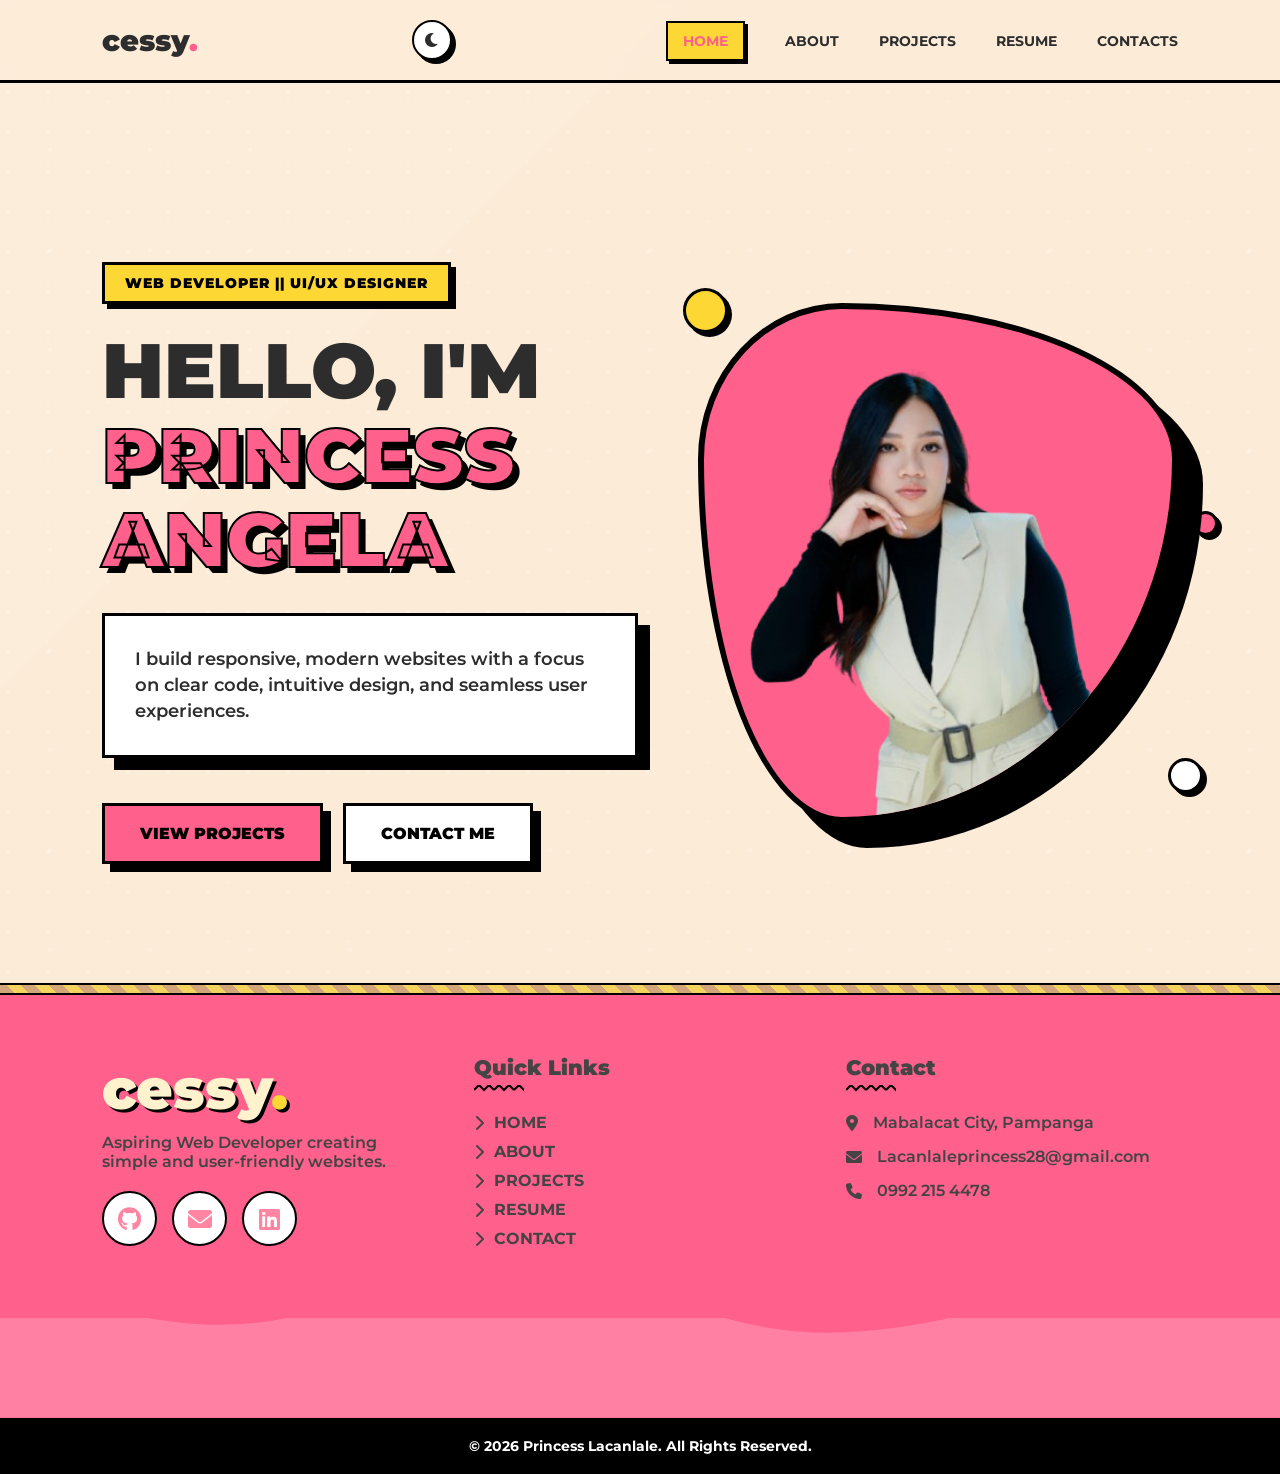
<file: index.html>
<!DOCTYPE html>
<html lang="en">
<head>
    <meta charset="UTF-8">
    <meta name="viewport" content="width=device-width, initial-scale=1.0">
    <title>Princess Angela | Portfolio</title>
    <link rel="stylesheet" href="https://cdnjs.cloudflare.com/ajax/libs/font-awesome/6.0.0/css/all.min.css">
    <link href="https://fonts.googleapis.com/css2?family=Montserrat:wght@700;900&family=Poppins:wght@400;600&display=swap" rel="stylesheet">
    <link rel="stylesheet" href="style.css">
    <link rel="stylesheet" href="css/home.css">
</head>
<body class="light-mode">
    <div class="glitter-overlay"></div>

    <header>
        <nav>
            <a href="index.html" class="logo">cessy<span>.</span></a>
            <div class="nav-actions">
                <div class="theme-toggle" id="theme-toggle">
                    <i class="fas fa-moon"></i>
                </div>
                <div class="menu-toggle" id="mobile-menu">
                    <span class="bar"></span>
                    <span class="bar"></span>
                    <span class="bar"></span>
                </div>
            </div>
            <ul class="nav-menu">
                <li><a href="index.html" class="active">Home</a></li>
                <li><a href="about.html">About</a></li>
                <li><a href="projects.html">Projects</a></li>
                <li><a href="resume.html">Resume</a></li>
                <li><a href="contact.html">Contacts</a></li>
            </ul>
        </nav>
    </header>

    <main>
        <section class="hero">
            <div class="hero-container"> 
                <div class="hero-content">
                    <p class="subtitle reveal">WEB DEVELOPER || UI/UX DESIGNER</p>
                    <h1 class="reveal delay-1">Hello, I'm <br><span>Princess Angela</span></h1>
                    <div class="description-box reveal delay-2">
                        <p class="description">
                            I build responsive, modern websites with a focus on clear code, intuitive design, and seamless user experiences.
                        </p>
                    </div>
                    <div class="hero-btns reveal delay-3">
                        <a href="projects.html" class="btn btn-pink">View Projects</a>
                        <a href="contact.html" class="btn btn-outline">Contact Me</a>
                    </div>
                </div>

                <div class="hero-image reveal">
                    <div class="blob-wrapper">
                        <div class="sparkle s1"></div>
                        <div class="sparkle s2"></div>
                        <div class="sparkle s3"></div>
                        <div class="blob-shape">
                            <img src="assets/images/index.png" alt="Princess Angela" class="hero-img">
                        </div>
                    </div>
                </div>
            </div>
        </section>
    </main>

    <footer class="main-footer">
        <div class="rope-divider"></div>
        <div class="footer-container">
            <div class="footer-col brand-info">
                <h2 class="footer-logo">cessy<span>.</span></h2>
                <p>Aspiring Web Developer creating simple and user-friendly websites.</p>
                <div class="footer-social-circles">
                    <a href="https://github.com/PrincessLacanlale" class="social-circle"><i class="fab fa-github"></i></a>
                    <a href="mailto:lacanlaleprincess28@gmail.com" class="social-circle"><i class="fas fa-envelope"></i></a>
                    <a href="www.linkedin.com/in/princess-lacanlale" class="social-circle"><i class="fab fa-linkedin"></i></a>
                </div>
            </div>

            <div class="footer-col quick-links">
                <h4>Quick Links</h4>
                <div class="zigzag-underline"></div>
                <ul>
                    <li><a href="index.html"><i class="fas fa-chevron-right"></i> HOME</a></li>
                    <li><a href="about.html"><i class="fas fa-chevron-right"></i> ABOUT</a></li>
                    <li><a href="projects.html"><i class="fas fa-chevron-right"></i> PROJECTS</a></li>
                    <li><a href="resume.html"><i class="fas fa-chevron-right"></i> RESUME</a></li>
                    <li><a href="contact.html"><i class="fas fa-chevron-right"></i> CONTACT</a></li>
                </ul>
            </div>

            <div class="footer-col contact-details">
                <h4>Contact</h4>
                <div class="zigzag-underline"></div>
                <p><i class="fas fa-map-marker-alt"></i> Mabalacat City, Pampanga</p>
                <p><i class="fas fa-envelope"></i> Lacanlaleprincess28@gmail.com</p>
                <p><i class="fas fa-phone"></i> 0992 215 4478</p>
            </div>
        </div>
        <div class="footer-wave"></div>
        <div class="footer-bottom">
            &copy; 2026 Princess Lacanlale. All Rights Reserved.
        </div>
    </footer>

    <script>
    document.addEventListener('DOMContentLoaded', () => {
        const themeToggle = document.getElementById('theme-toggle');
        const body = document.body;
        const icon = themeToggle.querySelector('i');
        const mobileMenu = document.getElementById('mobile-menu');
        const navMenu = document.querySelector('.nav-menu');

        // 1. Persistent Theme Logic
        if (localStorage.getItem('theme') === 'dark') {
            body.classList.add('dark-mode');
            icon.classList.replace('fa-moon', 'fa-sun');
        }

        themeToggle.addEventListener('click', () => {
            body.classList.toggle('dark-mode');
            const isDark = body.classList.contains('dark-mode');
            localStorage.setItem('theme', isDark ? 'dark' : 'light');
            icon.classList.replace(isDark ? 'fa-moon' : 'fa-sun', isDark ? 'fa-sun' : 'fa-moon');
        });

        // 2. Mobile Menu Logic
        mobileMenu.addEventListener('click', () => {
            mobileMenu.classList.toggle('active');
            navMenu.classList.toggle('active');
        });

        document.querySelectorAll('.nav-menu a').forEach(link => {
            link.addEventListener('click', () => {
                mobileMenu.classList.remove('active');
                navMenu.classList.remove('active');
            });
        });

        // 3. Scroll Reveal Logic
        const observer = new IntersectionObserver((entries) => {
            entries.forEach(entry => {
                if (entry.isIntersecting) {
                    entry.target.classList.add('active');
                }
            });
        }, { threshold: 0.1 });

        document.querySelectorAll('.reveal').forEach((el) => observer.observe(el));
    });
    </script>
</body>
</html>
</file>
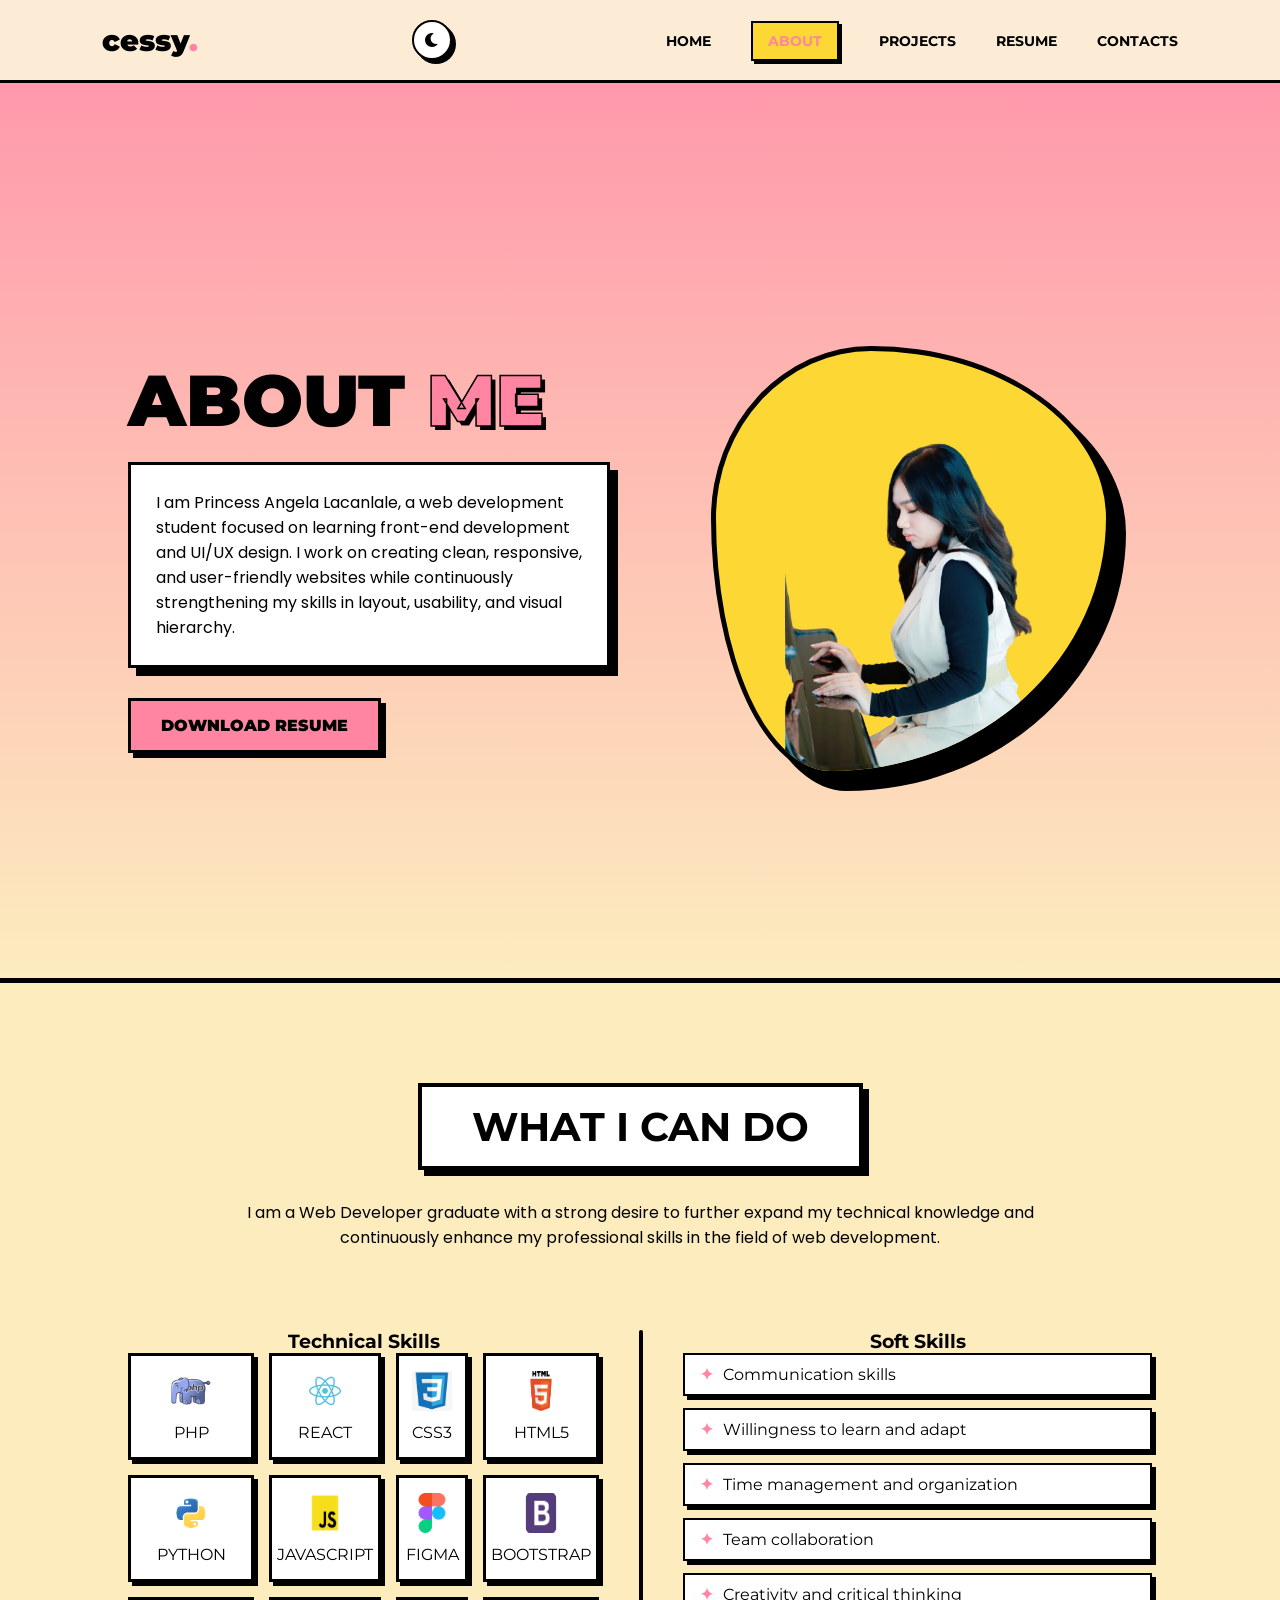
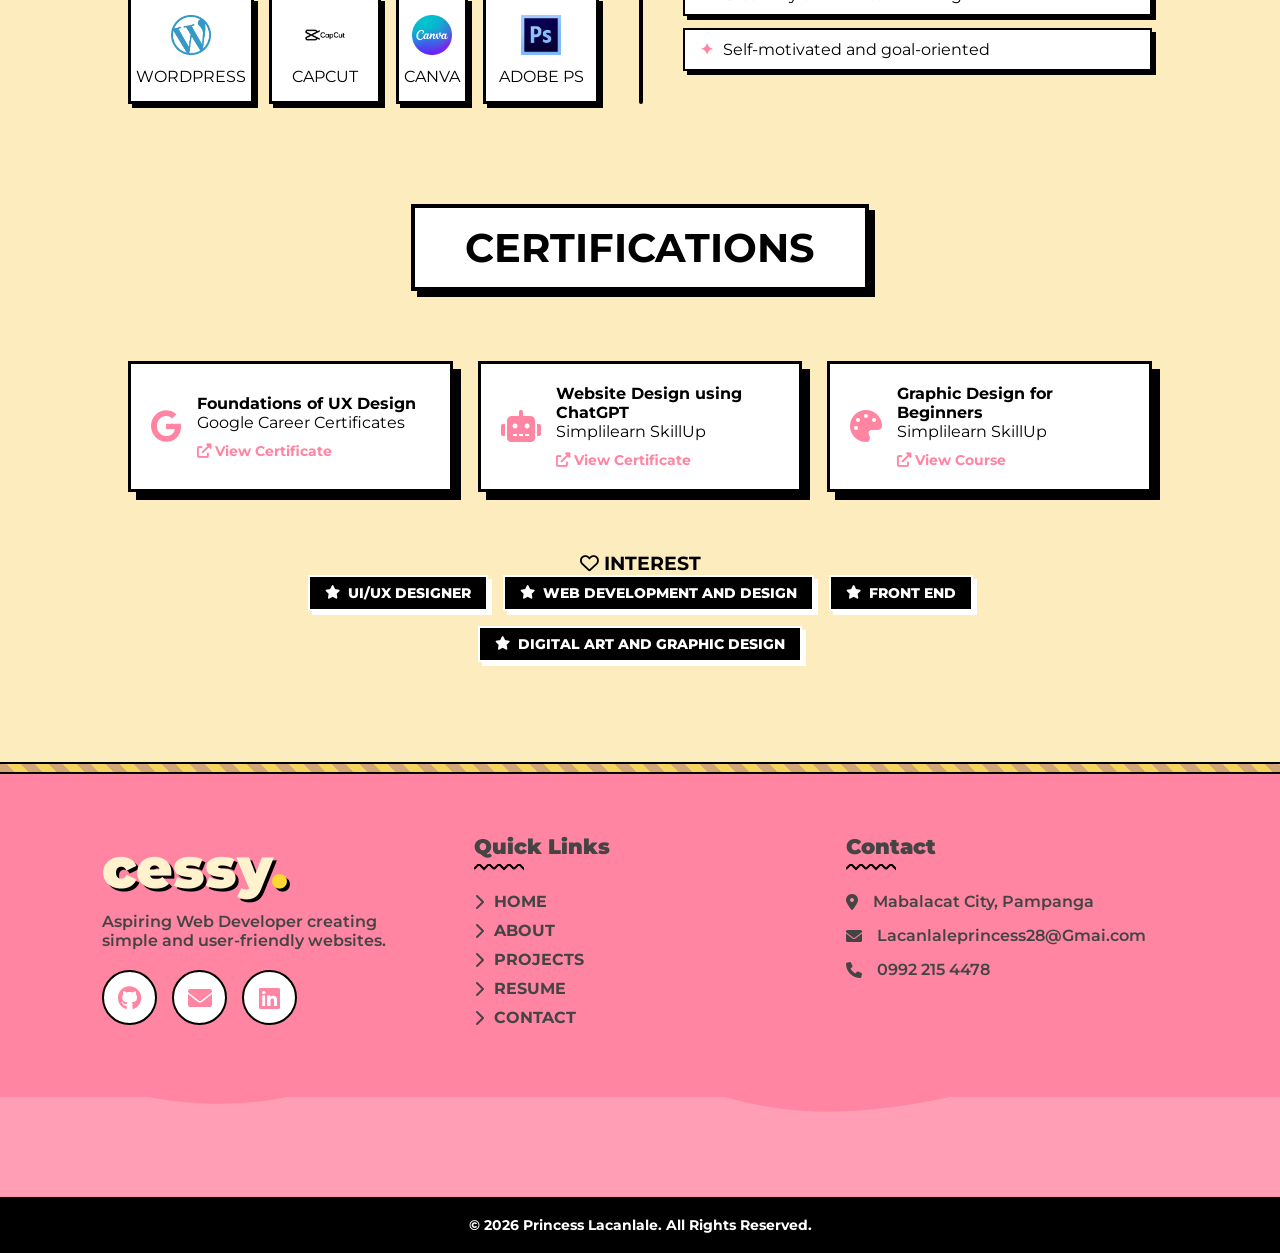
<file: about.html>
<!DOCTYPE html>
<html lang="en">
<head>
    <meta charset="UTF-8">
    <meta name="viewport" content="width=device-width, initial-scale=1.0">
    <title>About Me | Princess Angela</title>
    <link rel="stylesheet" href="https://cdnjs.cloudflare.com/ajax/libs/font-awesome/6.0.0/css/all.min.css">
    <link href="https://fonts.googleapis.com/css2?family=Montserrat:wght@700;900&family=Playfair+Display:wght@700&family=Poppins:wght@400;600&display=swap" rel="stylesheet">
    <link rel="stylesheet" href="style.css">
    <link rel="stylesheet" href="css/about.css">
</head>
<body>

    <header>
        <nav>
            <a href="index.html" class="logo">cessy<span>.</span></a>
            
            <div class="nav-actions">
                <div class="theme-toggle" id="theme-toggle" style="cursor: pointer;">
                    <i class="fas fa-moon"></i>
                </div>
                <div class="menu-toggle" id="mobile-menu">
                    <span class="bar"></span>
                    <span class="bar"></span>
                    <span class="bar"></span>
                </div>
            </div>

            <ul class="nav-menu">
                <li><a href="index.html">Home</a></li>
                <li><a href="about.html" class="active">About</a></li>
                <li><a href="projects.html">Projects</a></li>
                <li><a href="resume.html">Resume</a></li>
                <li><a href="contact.html">Contacts</a></li>
            </ul>
        </nav>
    </header>

    <main>
        <section class="about-hero">
            <div class="about-text">
                <h1 class="reveal">About <span>me</span></h1>
                <div class="description-box reveal delay-1">
                    <p>I am Princess Angela Lacanlale, a web development student focused on learning front-end development and UI/UX design. I work on creating clean, responsive, and user-friendly websites while continuously strengthening my skills in layout, usability, and visual hierarchy.</p>
                </div>
                <a href="resume.pdf" class="btn btn-pink reveal delay-2">Download Resume</a>
            </div>
            <div class="about-image-container reveal">
                <div class="blob-wrapper">
                    <div class="sparkle s1"></div>
                    <div class="sparkle s2"></div>
                    <div class="blob-shape">
                    <img src="assets/images/about-profile.png" alt="Princess Angela Profile">                    
                    <div>
                </div>
            </div>
        </section>

        <section class="what-i-do">
            <div class="outline-box reveal">
                <h2>What I Can Do</h2>
            </div>
            <p class="summary reveal">I am a Web Developer graduate with a strong desire to further expand my technical knowledge and continuously enhance my professional skills in the field of web development.</p>

            <div class="skills-flex">
                <div class="column reveal">
                    <h3>Technical Skills</h3>
                    <div class="tech-grid">
                        <div class="skill-item"><img src="icons/php.png" alt="PHP"><p>PHP</p></div>
                        <div class="skill-item"><img src="icons/react.png" alt="React"><p>REACT</p></div>
                        <div class="skill-item"><img src="icons/css3.png" alt="CSS3"><p>CSS3</p></div>
                        <div class="skill-item"><img src="icons/html5.png" alt="HTML5"><p>HTML5</p></div>
                        <div class="skill-item"><img src="icons/python.png" alt="Python"><p>PYTHON</p></div>
                        <div class="skill-item"><img src="icons/javascript.png" alt="JS"><p>JAVASCRIPT</p></div>
                        <div class="skill-item"><img src="icons/figma.png" alt="Figma"><p>FIGMA</p></div>
                        <div class="skill-item"><img src="icons/bootstrap.png" alt="Bootstrap"><p>BOOTSTRAP</p></div>
                        <div class="skill-item"><img src="icons/wordpress.png" alt="WP"><p>WORDPRESS</p></div>
                        <div class="skill-item"><img src="icons/capcut.png" alt="CapCut"><p>CAPCUT</p></div>
                        <div class="skill-item"><img src="icons/canva.png" alt="Canva"><p>CANVA</p></div>
                        <div class="skill-item"><img src="icons/ps.png" alt="PS"><p>ADOBE PS</p></div>
                    </div>
                </div>

                <div class="vertical-divider reveal"></div>

                <div class="column reveal">
                    <h3>Soft Skills</h3>
                    <ul class="soft-list">
                        <li>Communication skills</li>
                        <li>Willingness to learn and adapt</li>
                        <li>Time management and organization</li>
                        <li>Team collaboration</li>
                        <li>Creativity and critical thinking</li>
                        <li>Self-motivated and goal-oriented</li>
                    </ul>
                </div>
            </div>

           <section class="certifications reveal">
                <div class="outline-box">
                    <h2>Certifications</h2>
                </div>
                
                <div class="cert-grid">
                    <div class="cert-card">
                        <div class="cert-icon"><i class="fab fa-google"></i></div>
                        <div class="cert-info">
                            <h4>Foundations of UX Design</h4>
                            <p>Google Career Certificates</p>
                            <a href="https://lnkd.in/dNYUERi3" target="_blank" class="cert-link">
                                <i class="fas fa-external-link-alt"></i> View Certificate
                            </a>
                        </div>
                    </div>

                    <div class="cert-card">
                        <div class="cert-icon"><i class="fas fa-robot"></i></div>
                        <div class="cert-info">
                            <h4>Website Design using ChatGPT</h4>
                            <p>Simplilearn SkillUp</p>
                            <a href="simpli-web.app.link/e/Jflbzwd8aWb" target="_blank" class="cert-link">
                                <i class="fas fa-external-link-alt"></i> View Certificate
                            </a>
                        </div>
                    </div>

                    <div class="cert-card">
                        <div class="cert-icon"><i class="fas fa-palette"></i></div>
                        <div class="cert-info">
                            <h4>Graphic Design for Beginners</h4>
                            <p>Simplilearn SkillUp</p>
                            <a href="https://www.simplilearn.com/learn-design-thinking-basics-free-course-skillup" target="_blank" class="cert-link">
                                <i class="fas fa-external-link-alt"></i> View Course
                            </a>
                        </div>
                    </div>
                </div>
            </section>

            <div class="interests-footer reveal">
                <h3><i class="far fa-heart"></i> INTEREST</h3>
                <div class="interest-tags">
                    <span><i class="fas fa-star"></i> UI/UX DESIGNER</span>
                    <span><i class="fas fa-star"></i> Web Development and Design</span>
                    <span><i class="fas fa-star"></i> Front End</span>
                    <span><i class="fas fa-star"></i> Digital Art and Graphic Design</span>
                </div>
            </div>
        </section>
    </main>

    <footer class="main-footer">
    <div class="rope-divider"></div>

    <div class="footer-container">
        <div class="footer-col brand-info">
            <h2 class="footer-logo">cessy<span>.</span></h2>
            <p>Aspiring Web Developer creating simple and user-friendly websites.</p>
            <div class="footer-social-circles">
                <a href="https://github.com/PrincessLacanlale" class="social-circle"><i class="fab fa-github"></i></a>
                <a href="mailto:lacanlaleprincess28@gmail.com" class="social-circle"><i class="fas fa-envelope"></i></a>
                <a href="www.linkedin.com/in/princess-lacanlale" class="social-circle"><i class="fab fa-linkedin"></i></a>
            </div>
        </div>

        <div class="footer-col quick-links">
            <h4>Quick Links</h4>
            <div class="zigzag-underline"></div>
            <ul>
                <li><a href="index.html"><i class="fas fa-chevron-right"></i> HOME</a></li>
                <li><a href="about.html"><i class="fas fa-chevron-right"></i> ABOUT</a></li>
                <li><a href="projects.html"><i class="fas fa-chevron-right"></i> PROJECTS</a></li>
                <li><a href="resume.html"><i class="fas fa-chevron-right"></i> RESUME</a></li>
                <li><a href="contact.html"><i class="fas fa-chevron-right"></i> CONTACT</a></li>
            </ul>
        </div>

        <div class="footer-col contact-details">
            <h4>Contact</h4>
            <div class="zigzag-underline"></div>
            <p><i class="fas fa-map-marker-alt"></i> Mabalacat City, Pampanga</p>
            <p><i class="fas fa-envelope"></i> Lacanlaleprincess28@Gmai.com</p>
            <p><i class="fas fa-phone"></i> 0992 215 4478</p>
        </div>
    </div>

    <div class="footer-wave"></div>
    
    <div class="footer-bottom">
        &copy; 2026 Princess Lacanlale. All Rights Reserved.
        
    </div>
</footer>
    <script>
        document.addEventListener('DOMContentLoaded', () => {
            // --- 1. THEME TOGGLE LOGIC ---
            const themeToggle = document.getElementById('theme-toggle');
            const body = document.body;
            const icon = themeToggle.querySelector('i');

            if (localStorage.getItem('theme') === 'dark') {
                body.classList.add('dark-mode');
                icon.classList.replace('fa-moon', 'fa-sun');
            }

            themeToggle.addEventListener('click', () => {
                body.classList.toggle('dark-mode');
                const isDark = body.classList.contains('dark-mode');
                localStorage.setItem('theme', isDark ? 'dark' : 'light');
                icon.classList.replace(isDark ? 'fa-moon' : 'fa-sun', isDark ? 'fa-sun' : 'fa-moon');
            });

            // --- 2. MOBILE MENU & X ANIMATION ---
            const mobileMenu = document.getElementById('mobile-menu');
            const navMenu = document.querySelector('.nav-menu');

            if (mobileMenu) {
                mobileMenu.addEventListener('click', () => {
                    mobileMenu.classList.toggle('active');
                    navMenu.classList.toggle('active');
                });
            }

            // Close menu on link click
            document.querySelectorAll('.nav-menu a').forEach(link => {
                link.addEventListener('click', () => {
                    mobileMenu.classList.remove('active');
                    navMenu.classList.remove('active');
                });
            });

            // --- 3. SCROLL REVEAL ANIMATION ---
            const observer = new IntersectionObserver((entries) => {
                entries.forEach(entry => {
                    if (entry.isIntersecting) entry.target.classList.add('active');
                });
            }, { threshold: 0.15 });

            document.querySelectorAll('.reveal').forEach((el) => observer.observe(el));
        });
    </script>
</body>
</html>
</file>
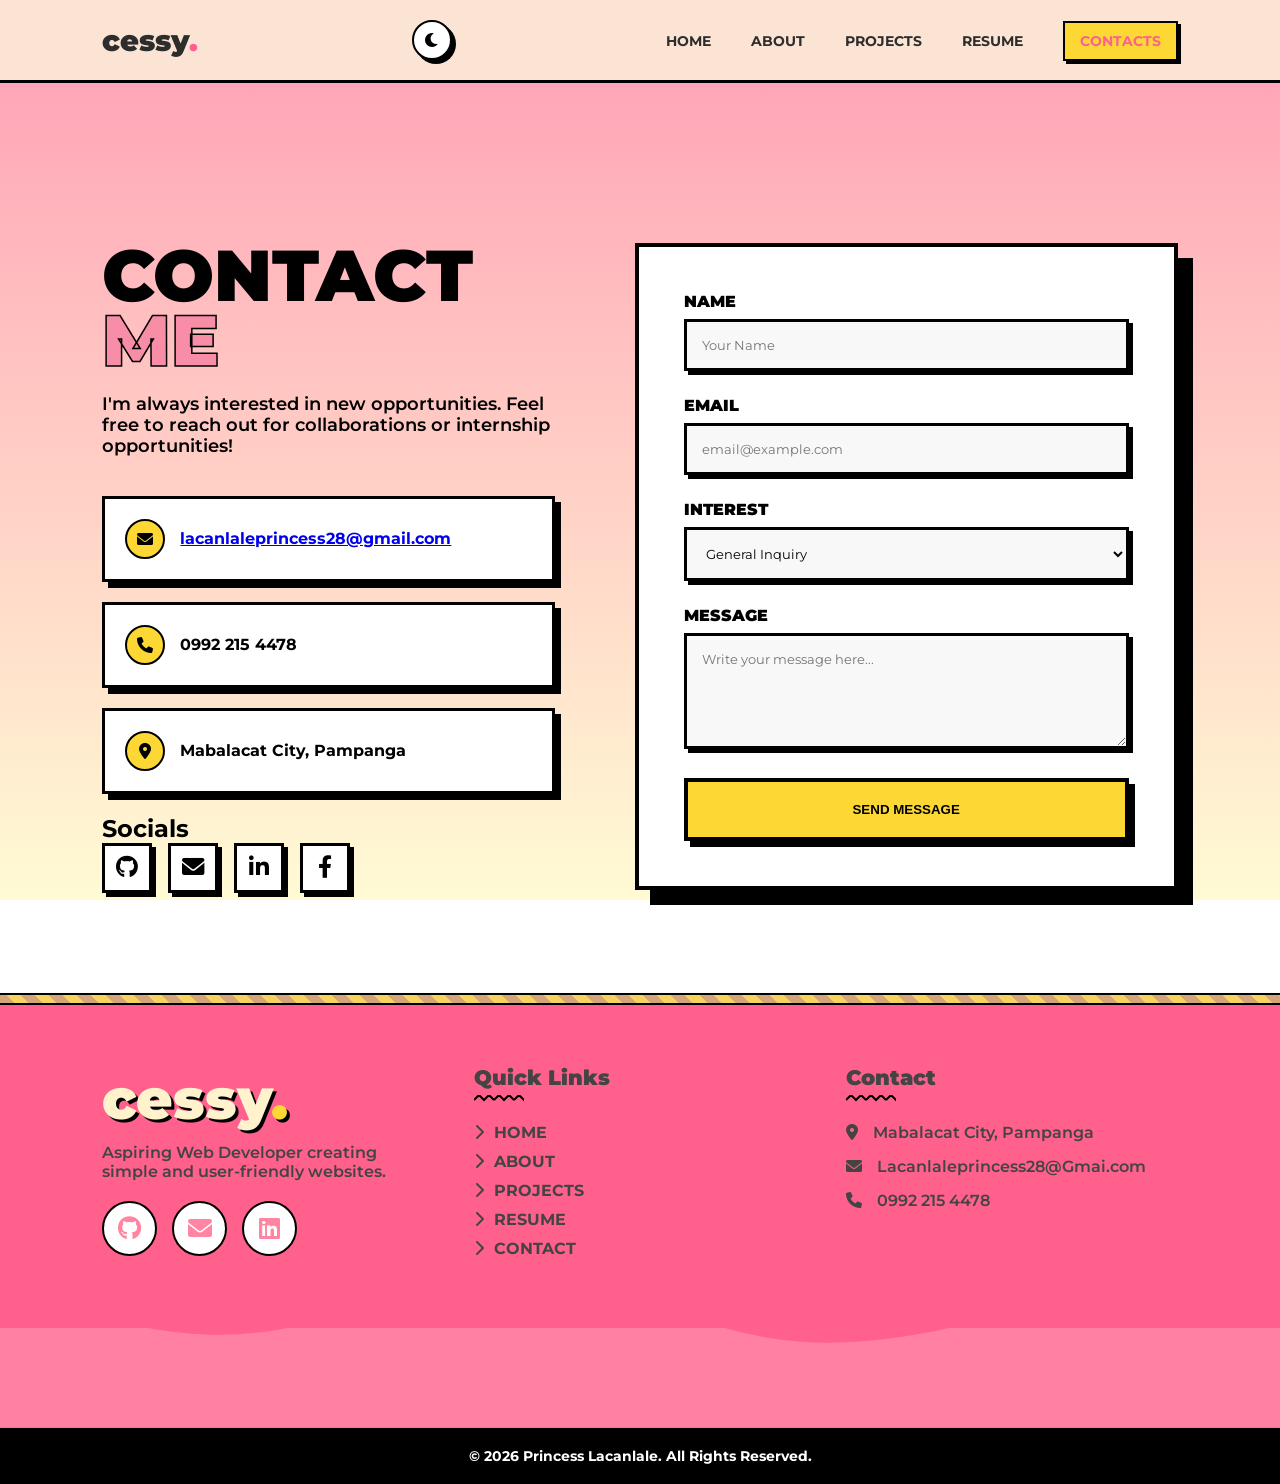
<file: contact.html>
<!DOCTYPE html>
<html lang="en">
<head>
    <meta charset="UTF-8">
    <meta name="viewport" content="width=device-width, initial-scale=1.0">
    <title>Contact | cessy.</title>
    
    <meta name="description" content="Get in touch with Princess Angela Lacanlale for web development inquiries, collaborations, or internship opportunities.">
    
    <link href="https://fonts.googleapis.com/css2?family=Montserrat:wght@700;900&display=swap" rel="stylesheet">
    <link rel="stylesheet" href="https://cdnjs.cloudflare.com/ajax/libs/font-awesome/6.0.0/css/all.min.css">
    
    <link rel="stylesheet" href="style.css">
    <link rel="stylesheet" href="css/contact.css">
</head>
<body>

    <header>
        <nav>
            <a href="index.html" class="logo">cessy<span>.</span></a>
            
            <div class="nav-actions">
                <div class="theme-toggle" id="theme-toggle" style="cursor: pointer;">
                    <i class="fas fa-moon"></i>
                </div>
                <div class="menu-toggle" id="mobile-menu">
                    <span class="bar"></span>
                    <span class="bar"></span>
                    <span class="bar"></span>
                </div>
            </div>

            <ul class="nav-menu">
                <li><a href="index.html">Home</a></li>
                <li><a href="about.html">About</a></li>
                <li><a href="projects.html">Projects</a></li>
                <li><a href="resume.html">Resume</a></li>
                <li><a href="contact.html" class="active">Contacts</a></li>
            </ul>
        </nav>
    </header>

    <main class="neo-contact-wrapper">
        <div class="contact-grid">
            
            <div class="contact-left reveal">
                <h1 class="neo-title">Contact <span>Me</span></h1>
                <p class="intro-text">I'm always interested in new opportunities. Feel free to reach out for collaborations or internship opportunities!</p>
                
                <div class="neo-info-stack">
                    <div class="info-box">
                        <div class="icon-circle"><i class="fas fa-envelope"></i></div>
                        <a href="mailto:lacanlaleprincess28@gmail.com" class="info-link">lacanlaleprincess28@gmail.com</a>
                    </div>
                    <div class="info-box">
                        <div class="icon-circle"><i class="fas fa-phone"></i></div>
                        <span>0992 215 4478</span>
                    </div>
                    <div class="info-box">
                        <div class="icon-circle"><i class="fas fa-map-marker-alt"></i></div>
                        <span>Mabalacat City, Pampanga</span>
                    </div>
                </div>

                <h2 class="social-label">Socials</h2>
                <div class="social-row">
                    <a href="https://github.com/princesslacanlale" class="neo-social-btn" aria-label="GitHub" target="_blank"><i class="fab fa-github"></i></a>
                    <a href="mailto:lacanlaleprincess28@gmail.com" class="neo-social-btn" aria-label="Email"><i class="fas fa-envelope"></i></a>
                    <a href="https://www.linkedin.com/in/princess-lacanlale/" class="neo-social-btn" aria-label="LinkedIn" target="_blank"><i class="fab fa-linkedin-in"></i></a>
                    <a href="#" class="neo-social-btn" aria-label="Facebook" target="_blank"><i class="fab fa-facebook-f"></i></a>
                </div>
            </div>

            <div class="contact-right reveal delay-1">
                <form action="https://formspree.io/f/mdalgyrk" method="POST" class="neo-form">
                    <div class="input-group">
                        <label for="name">Name</label>
                        <input type="text" id="name" name="name" placeholder="Your Name" required>
                    </div>
                    <div class="input-group">
                        <label for="email">Email</label>
                        <input type="email" id="email" name="email" placeholder="email@example.com" required>
                    </div>
                    <div class="input-group">
                        <label for="service">Interest</label>
                        <select id="service" name="service">
                            <option value="General Inquiry">General Inquiry</option>
                            <option value="Web Development">Web Development</option>
                            <option value="Internship">OJT / Internship</option>
                        </select>
                    </div>
                    <div class="input-group">
                        <label for="message">Message</label>
                        <textarea id="message" name="message" rows="5" placeholder="Write your message here..." required></textarea>
                    </div>
                    
                    <input type="text" name="_gotcha" style="display:none">
                    
                    <button type="submit" class="neo-submit-btn">Send Message</button>
                </form>
            </div>
        </div>
    </main>

    <footer class="main-footer">
    <div class="rope-divider"></div>

    <div class="footer-container">
        <div class="footer-col brand-info">
            <h2 class="footer-logo">cessy<span>.</span></h2>
            <p>Aspiring Web Developer creating simple and user-friendly websites.</p>
            <div class="footer-social-circles">
                   <a href="https://github.com/PrincessLacanlale" class="social-circle"><i class="fab fa-github"></i></a>
                <a href="mailto:lacanlaleprincess28@gmail.com" class="social-circle"><i class="fas fa-envelope"></i></a>
                <a href="www.linkedin.com/in/princess-lacanlale" class="social-circle"><i class="fab fa-linkedin"></i></a>
            </div>
        </div>

        <div class="footer-col quick-links">
            <h4>Quick Links</h4>
            <div class="zigzag-underline"></div>
            <ul>
                <li><a href="index.html"><i class="fas fa-chevron-right"></i> HOME</a></li>
                <li><a href="about.html"><i class="fas fa-chevron-right"></i> ABOUT</a></li>
                <li><a href="projects.html"><i class="fas fa-chevron-right"></i> PROJECTS</a></li>
                <li><a href="resume.html"><i class="fas fa-chevron-right"></i> RESUME</a></li>
                <li><a href="contact.html"><i class="fas fa-chevron-right"></i> CONTACT</a></li>
            </ul>
        </div>

        <div class="footer-col contact-details">
            <h4>Contact</h4>
            <div class="zigzag-underline"></div>
            <p><i class="fas fa-map-marker-alt"></i> Mabalacat City, Pampanga</p>
            <p><i class="fas fa-envelope"></i> Lacanlaleprincess28@Gmai.com</p>
            <p><i class="fas fa-phone"></i> 0992 215 4478</p>
        </div>
    </div>

    <div class="footer-wave"></div>
    
    <div class="footer-bottom">
        &copy; 2026 Princess Lacanlale. All Rights Reserved.
        
    </div>
</footer>

    <script>
    document.addEventListener('DOMContentLoaded', () => {
        // --- 1. Theme Logic ---
        const themeBtn = document.getElementById('theme-toggle');
        const body = document.body;
        const icon = themeBtn.querySelector('i');

        if (localStorage.getItem('theme') === 'dark') {
            body.classList.add('dark-mode');
            icon.classList.replace('fa-moon', 'fa-sun');
        }

        themeBtn.addEventListener('click', () => {
            body.classList.toggle('dark-mode');
            const isDark = body.classList.contains('dark-mode');
            localStorage.setItem('theme', isDark ? 'dark' : 'light');
            icon.classList.replace(isDark ? 'fa-moon' : 'fa-sun', isDark ? 'fa-sun' : 'fa-moon');
        });

        // --- 2. Mobile Menu & X Animation ---
        const mobileMenu = document.getElementById('mobile-menu');
        const navMenu = document.querySelector('.nav-menu');

        mobileMenu.addEventListener('click', () => {
            mobileMenu.classList.toggle('active'); // Triggers X animation
            navMenu.classList.toggle('active');   // Slides menu
        });

        document.querySelectorAll('.nav-menu a').forEach(link => {
            link.addEventListener('click', () => {
                mobileMenu.classList.remove('active');
                navMenu.classList.remove('active');
            });
        });

        // --- 3. Reveal Logic ---
        const observer = new IntersectionObserver((entries) => {
            entries.forEach(entry => {
                if (entry.isIntersecting) entry.target.classList.add('active');
            });
        }, { threshold: 0.1 });

        document.querySelectorAll('.reveal').forEach((el) => observer.observe(el));
    });
    </script>
</body>
</html>
</file>
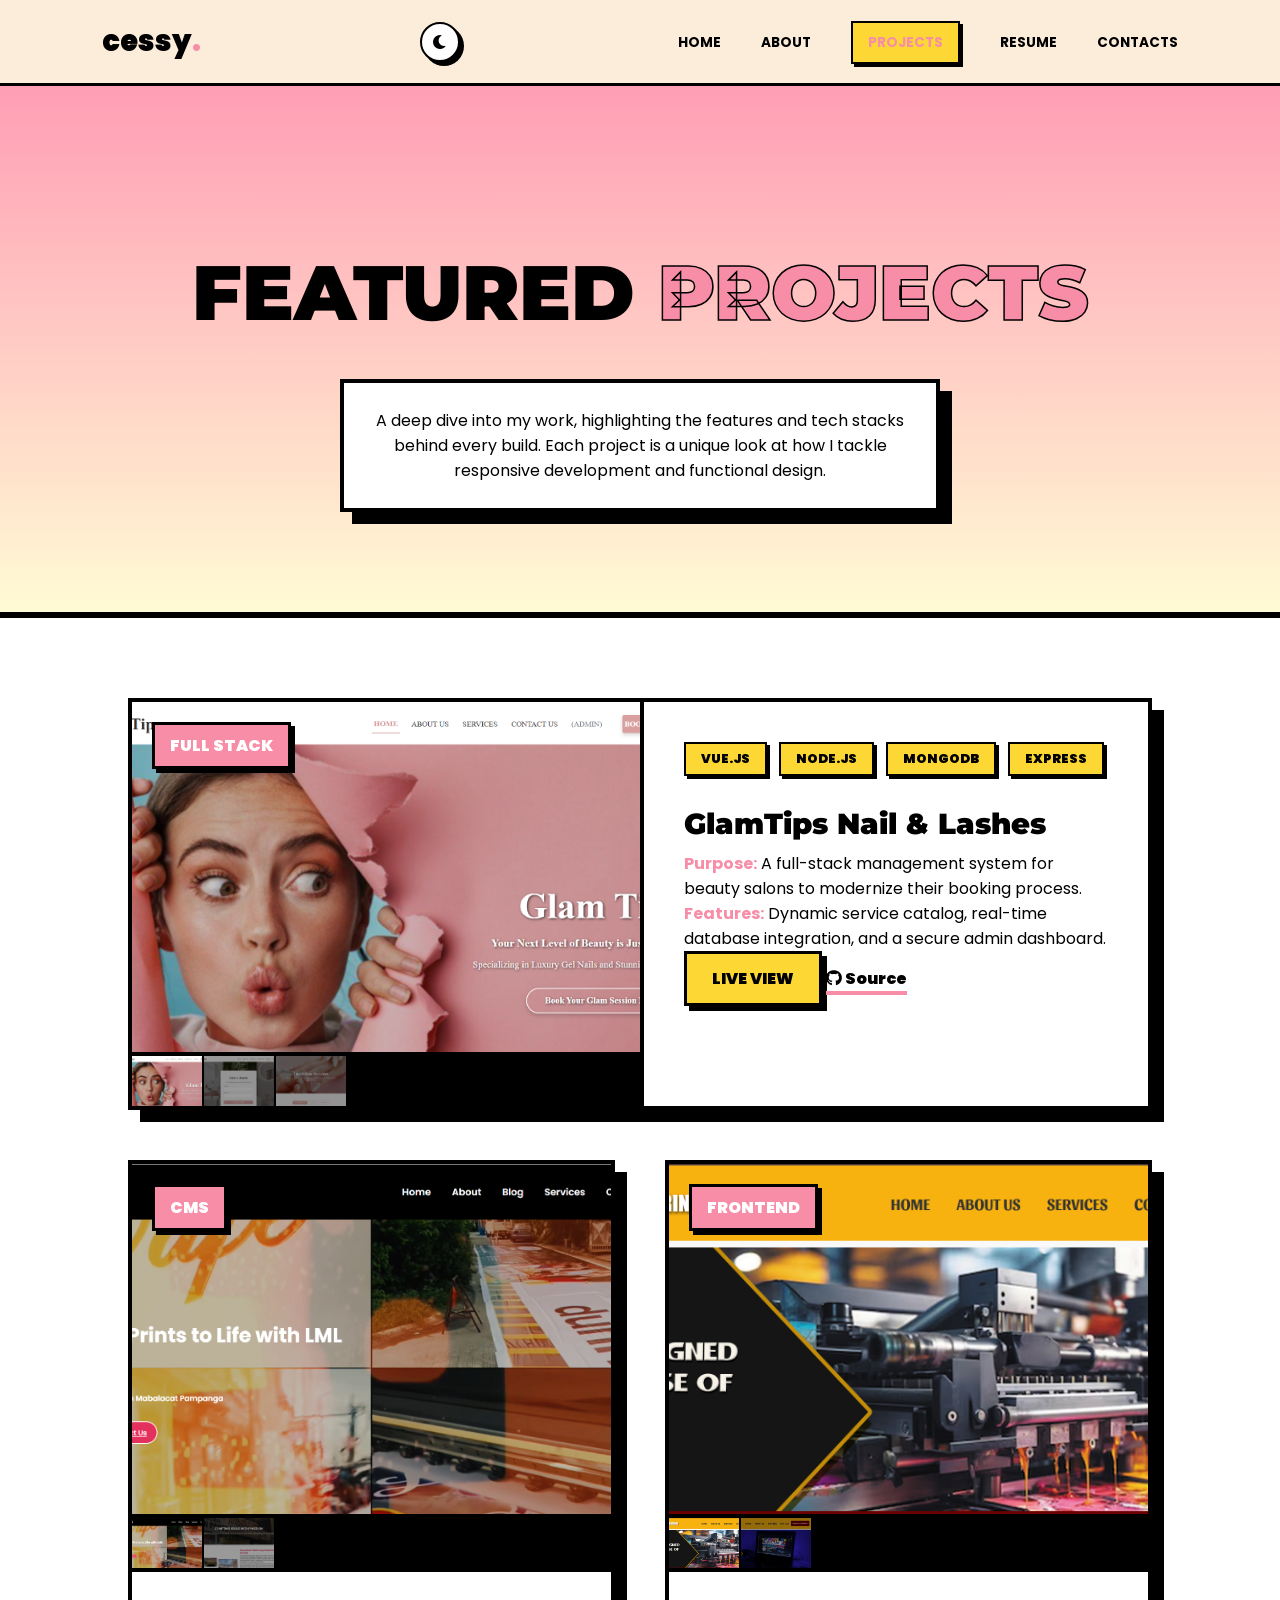
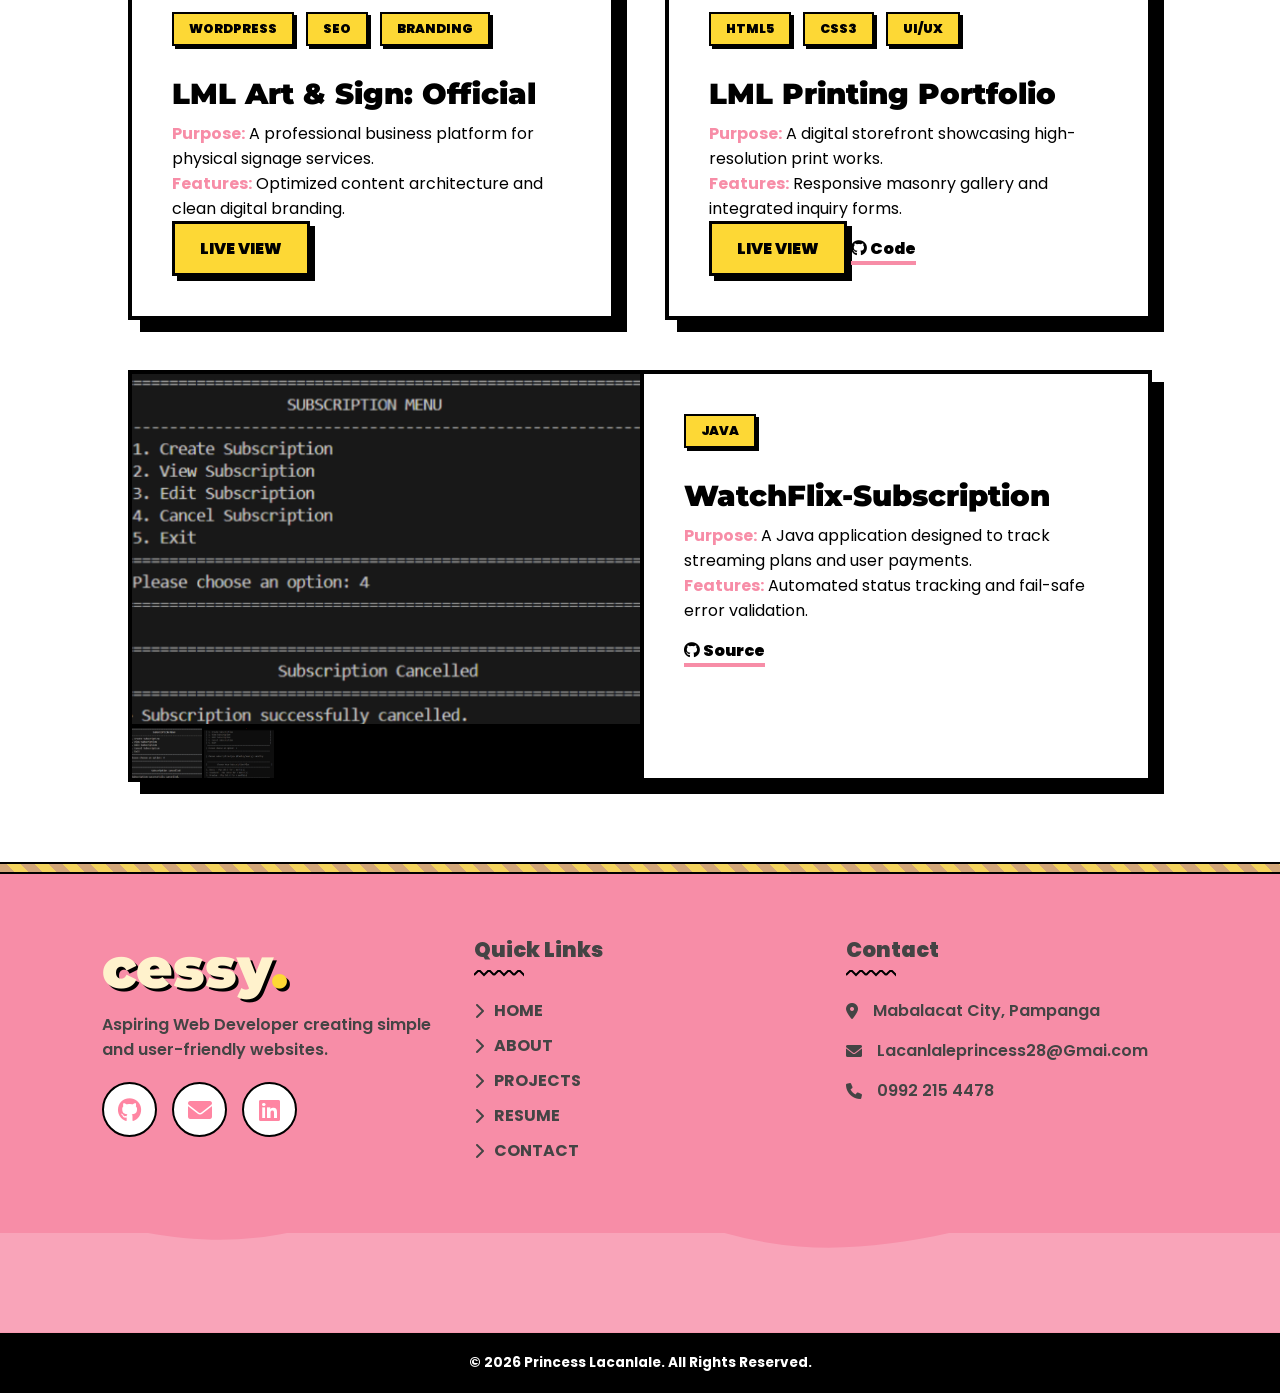
<file: projects.html>
<!DOCTYPE html>
<html lang="en">
<head>
    <meta charset="UTF-8">
    <meta name="viewport" content="width=device-width, initial-scale=1.0">
    <title>Projects | Princess Angela</title>
    <link href="https://fonts.googleapis.com/css2?family=Montserrat:wght@700;900&family=Poppins:wght@400;600&display=swap" rel="stylesheet">
    <link rel="stylesheet" href="https://cdnjs.cloudflare.com/ajax/libs/font-awesome/6.0.0/css/all.min.css">
    <link rel="stylesheet" href="style.css">
    <link rel="stylesheet" href="css/projects.css">
</head>
<body>

<header>
    <nav>
        <a href="index.html" class="logo">cessy<span>.</span></a>
        
        <div class="nav-actions">
            <div class="theme-toggle" id="theme-toggle">
                <i class="fas fa-moon"></i>
            </div>
            <div class="menu-toggle" id="mobile-menu">
                <span class="bar"></span>
                <span class="bar"></span>
                <span class="bar"></span>
            </div>
        </div>

        <ul class="nav-menu">
            <li><a href="index.html">Home</a></li>
            <li><a href="about.html">About</a></li>
            <li><a href="projects.html" class="active">Projects</a></li>
            <li><a href="resume.html">Resume</a></li>
            <li><a href="contact.html">Contacts</a></li>
        </ul>
    </nav>
</header>

<main class="projects-container">
    <section class="projects-hero">
        <div class="reveal">
            <h1>Featured <span>Projects</span></h1>
            <div class="hero-description-box">
                <p>A deep dive into my work, highlighting the features and tech stacks behind every build. Each project is a unique look at how I tackle responsive development and functional design.</p>
            </div>
        </div>
    </section>

    <section class="projects-grid">
        <article class="project-card featured reveal">
            <div class="project-img-wrapper">
                <div class="status-badge">FULL STACK</div>
                <div class="main-display">
                    <img src="assets/images/glamTips.png" alt="GlamTips Main" class="gallery-main">
                </div>
                <div class="thumbnail-strip">
                    <img src="assets/images/glamTips.png" class="thumb active" onclick="changeImg(this)">
                    <img src="assets/images/glamtips-2.png" class="thumb" onclick="changeImg(this)">
                    <img src="assets/images/glamtips-3.png" class="thumb" onclick="changeImg(this)">
                </div>
            </div>
            <div class="project-info">
                <div class="tech-tags">
                    <span>VUE.JS</span><span>NODE.JS</span><span>MONGODB</span><span>EXPRESS</span>
                </div>
                <h3>GlamTips Nail & Lashes</h3>
                <p><strong>Purpose:</strong> A full-stack management system for beauty salons to modernize their booking process.</p>
                <p><strong>Features:</strong> Dynamic service catalog, real-time database integration, and a secure admin dashboard.</p>
                <div class="project-links">
                    <a href="https://glamtips.onrender.com" class="btn-neo" target="_blank">Live View</a>
                    <a href="https://github.com/PrincessLacanlale/GlamTips" class="github-link" target="_blank"><i class="fab fa-github"></i> Source</a>
                </div>
            </div>
        </article>

        <article class="project-card reveal delay-2">
            <div class="project-img-wrapper">
                <div class="status-badge">CMS</div>
                <div class="main-display">
                    <img src="assets/images/LMLwordpress.png" alt="LML WordPress" class="gallery-main">
                </div>
                <div class="thumbnail-strip">
                    <img src="assets/images/LMLwordpress.png" class="thumb active" onclick="changeImg(this)">
                    <img src="assets/images/lmlwp-2.png" class="thumb" onclick="changeImg(this)">
                </div>
            </div>
            <div class="project-info">
                <div class="tech-tags"><span>WORDPRESS</span><span>SEO</span><span>BRANDING</span></div>
                <h3>LML Art & Sign: Official</h3>
                <p><strong>Purpose:</strong> A professional business platform for physical signage services.</p>
                <p><strong>Features:</strong> Optimized content architecture and clean digital branding.</p>
                <div class="project-links">
                    <a href="https://lmlartsnsign.com/" class="btn-neo" target="_blank">Live View</a>
                </div>
            </div>
        </article>

        <article class="project-card reveal delay-3">
            <div class="project-img-wrapper">
                <div class="status-badge">FRONTEND</div>
                <div class="main-display">
                    <img src="assets/images/tarpprinting.png" alt="LML Printing" class="gallery-main">
                </div>
                <div class="thumbnail-strip">
                    <img src="assets/images/tarpprinting.png" class="thumb active" onclick="changeImg(this)">
                    <img src="assets/images/tarpprinting-2.png" class="thumb" onclick="changeImg(this)">
                </div>
            </div>
            <div class="project-info">
                <div class="tech-tags"><span>HTML5</span><span>CSS3</span><span>UI/UX</span></div>
                <h3>LML Printing Portfolio</h3>
                <p><strong>Purpose:</strong> A digital storefront showcasing high-resolution print works.</p>
                <p><strong>Features:</strong> Responsive masonry gallery and integrated inquiry forms.</p>
                <div class="project-links">
                    <a href="https://princesslacanlale.github.io/LmlTarpaulinPrinting/" class="btn-neo" target="_blank">Live View</a>
                    <a href="https://github.com/PrincessLacanlale/LmlTarpaulinPrinting" class="github-link" target="_blank"><i class="fab fa-github"></i> Code</a>
                </div>
            </div>
        </article>

        <article class="project-card featured reveal delay-1">
            <div class="project-img-wrapper">
                <div class="main-display">
                    <img src="assets/images/watchflix1.png" alt="WatchFlix Main" class="gallery-main">
                </div>
                <div class="thumbnail-strip">
                    <img src="assets/images/watchflix1.png" class="thumb active" onclick="changeImg(this)">
                    <img src="assets/images/watchflix.png" class="thumb" onclick="changeImg(this)"> 
                </div>
            </div>
            <div class="project-info">
                <div class="tech-tags"><span>JAVA</span></div>
                <h3>WatchFlix-Subscription</h3>
                <p><strong>Purpose:</strong> A Java application designed to track streaming plans and user payments.</p>
                <p><strong>Features:</strong> Automated status tracking and fail-safe error validation.</p>
                <div class="project-links">
                    <a href="https://github.com/PrincessLacanlale/WatchFlix-Subscription-Application.git" class="github-link" target="_blank"><i class="fab fa-github"></i> Source</a>
                </div>
            </div>
        </article>
    </section>
</main>

<footer class="main-footer">
    <div class="rope-divider"></div>

    <div class="footer-container">
        <div class="footer-col brand-info">
            <h2 class="footer-logo">cessy<span>.</span></h2>
            <p>Aspiring Web Developer creating simple and user-friendly websites.</p>
            <div class="footer-social-circles">
                <a href="https://github.com/PrincessLacanlale" class="social-circle"><i class="fab fa-github"></i></a>
                <a href="mailto:lacanlaleprincess28@gmail.com" class="social-circle"><i class="fas fa-envelope"></i></a>
                <a href="www.linkedin.com/in/princess-lacanlale" class="social-circle"><i class="fab fa-linkedin"></i></a>
            </div>
        </div>

        <div class="footer-col quick-links">
            <h4>Quick Links</h4>
            <div class="zigzag-underline"></div>
            <ul>
                <li><a href="index.html"><i class="fas fa-chevron-right"></i> HOME</a></li>
                <li><a href="about.html"><i class="fas fa-chevron-right"></i> ABOUT</a></li>
                <li><a href="projects.html"><i class="fas fa-chevron-right"></i> PROJECTS</a></li>
                <li><a href="resume.html"><i class="fas fa-chevron-right"></i> RESUME</a></li>
                <li><a href="contact.html"><i class="fas fa-chevron-right"></i> CONTACT</a></li>
            </ul>
        </div>

        <div class="footer-col contact-details">
            <h4>Contact</h4>
            <div class="zigzag-underline"></div>
            <p><i class="fas fa-map-marker-alt"></i> Mabalacat City, Pampanga</p>
            <p><i class="fas fa-envelope"></i> Lacanlaleprincess28@Gmai.com</p>
            <p><i class="fas fa-phone"></i> 0992 215 4478</p>
        </div>
    </div>

    <div class="footer-wave"></div>
    
    <div class="footer-bottom">
        &copy; 2026 Princess Lacanlale. All Rights Reserved.
        
    </div>
</footer>
    <script>
    // 1. Image Gallery Logic
    function changeImg(thumbnail) {
        const container = thumbnail.closest('.project-img-wrapper');
        const mainImg = container.querySelector('.gallery-main');
        const thumbs = container.querySelectorAll('.thumb');
        mainImg.src = thumbnail.src;
        thumbs.forEach(t => t.classList.remove('active'));
        thumbnail.classList.add('active');
    }

    document.addEventListener('DOMContentLoaded', () => {
        // 2. Persistent Theme Toggle
        const themeToggle = document.getElementById('theme-toggle');
        const body = document.body;
        const icon = themeToggle.querySelector('i');

        if (localStorage.getItem('theme') === 'dark') {
            body.classList.add('dark-mode');
            icon.classList.replace('fa-moon', 'fa-sun');
        }

        themeToggle.addEventListener('click', () => {
            body.classList.toggle('dark-mode');
            const isDark = body.classList.contains('dark-mode');
            localStorage.setItem('theme', isDark ? 'dark' : 'light');
            icon.classList.replace(isDark ? 'fa-moon' : 'fa-sun', isDark ? 'fa-sun' : 'fa-moon');
        });

        // 3. Hamburger Menu & X Animation
        const mobileMenu = document.getElementById('mobile-menu');
        const navMenu = document.querySelector('.nav-menu');

        mobileMenu.addEventListener('click', () => {
            mobileMenu.classList.toggle('active'); // This triggers the X
            navMenu.classList.toggle('active');   // This slides the menu
        });

        // Close menu on link click
        document.querySelectorAll('.nav-menu a').forEach(link => {
            link.addEventListener('click', () => {
                mobileMenu.classList.remove('active'); 
                navMenu.classList.remove('active');
            });
        });

        // 4. Reveal Animations
        const observer = new IntersectionObserver((entries) => {
            entries.forEach(entry => { if (entry.isIntersecting) entry.target.classList.add('active'); });
        }, { threshold: 0.1 });
        document.querySelectorAll('.reveal').forEach((el) => observer.observe(el));
    });
</script>

</body>
</html>
</file>
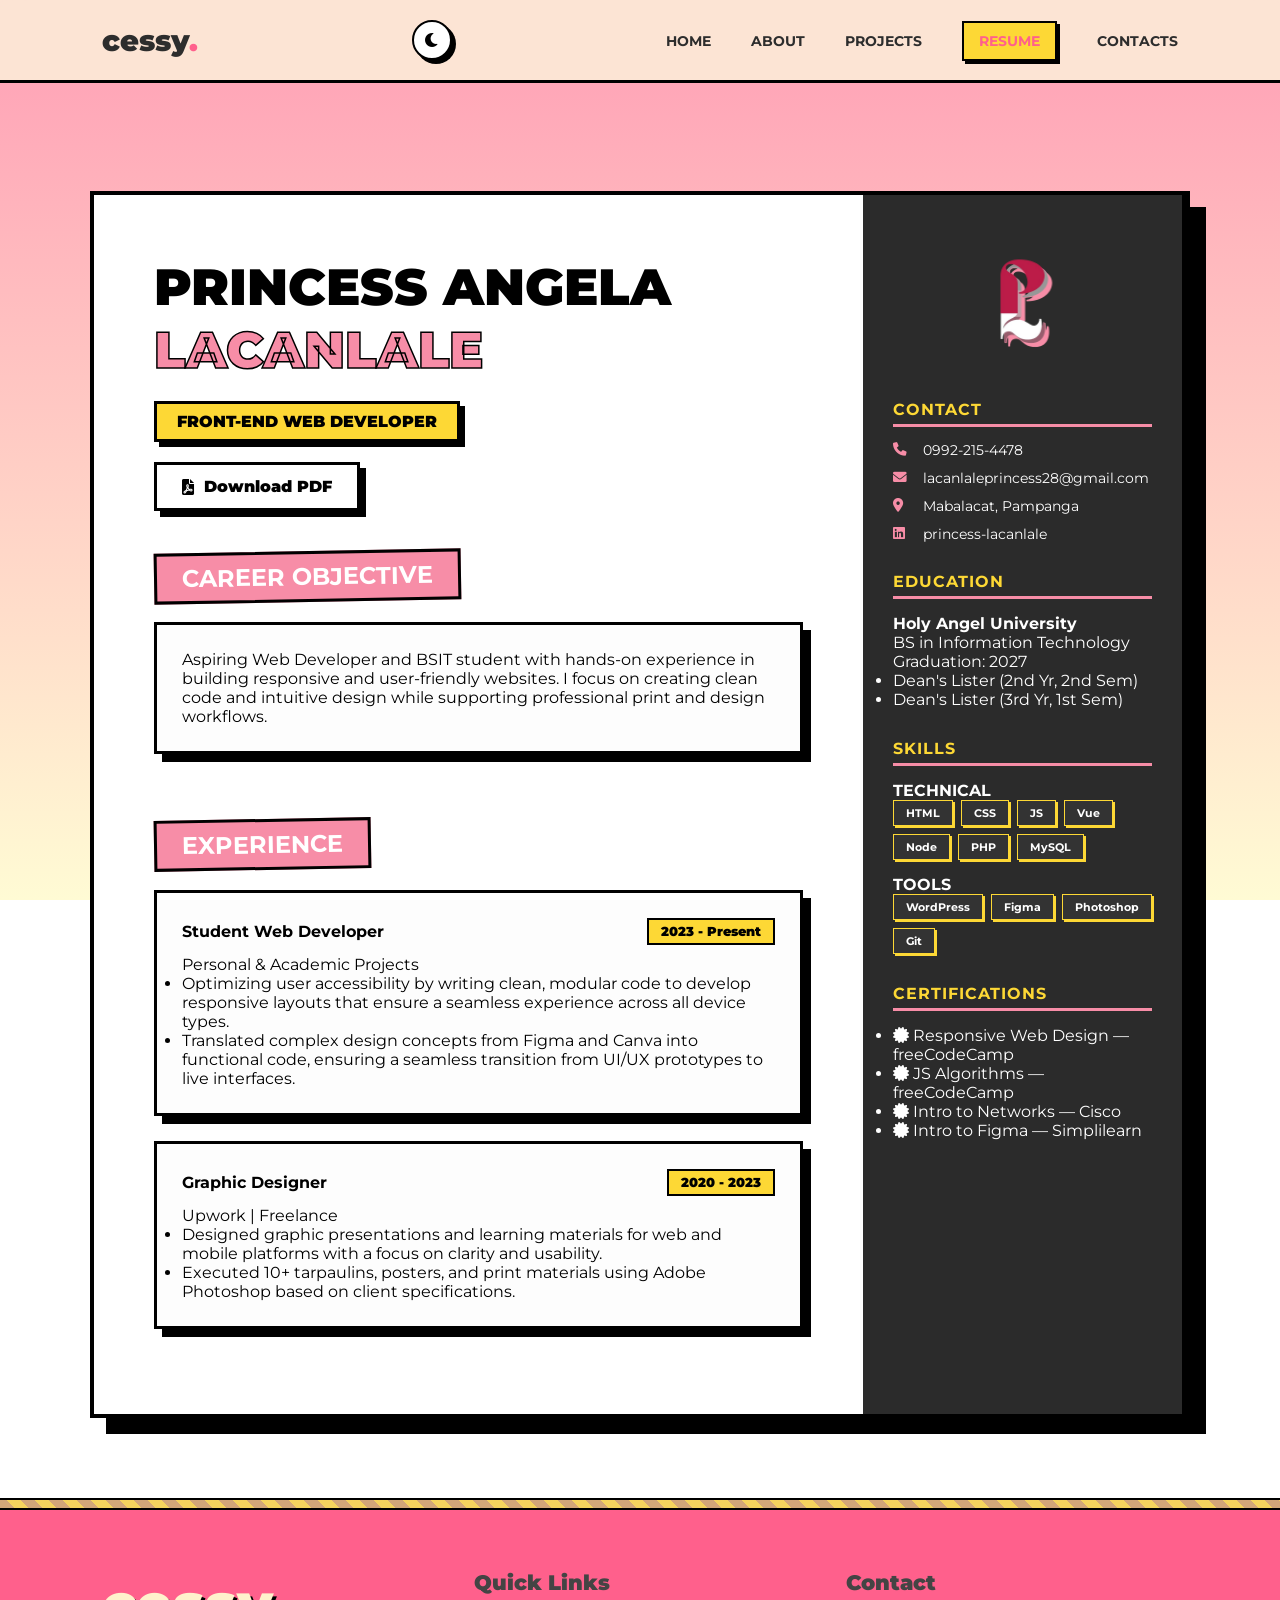
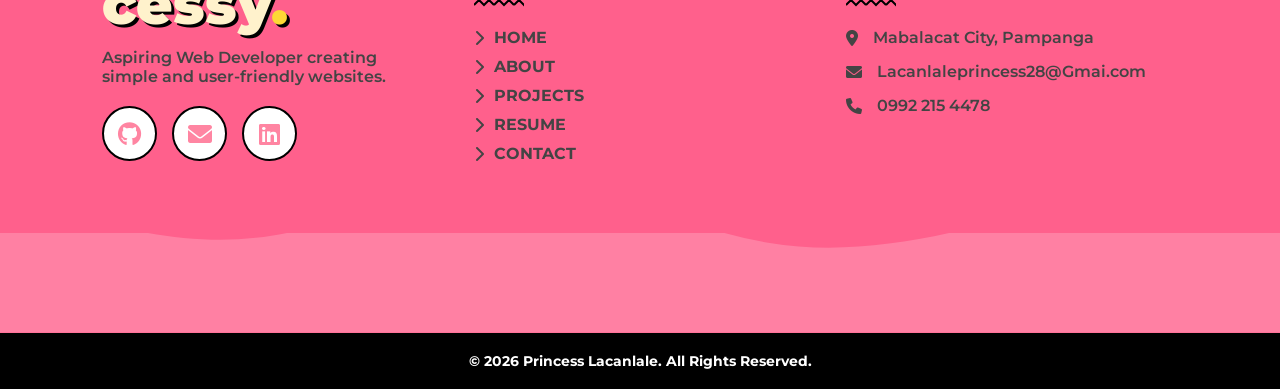
<file: resume.html>
<!DOCTYPE html>
<html lang="en">
<head>
    <meta charset="UTF-8">
    <meta name="viewport" content="width=device-width, initial-scale=1.0">
    <title>Resume | Princess Angela Lacanlale</title>
    <link href="https://fonts.googleapis.com/css2?family=Montserrat:wght@700;900&family=Poppins:wght@400;600&display=swap" rel="stylesheet">
    <link rel="stylesheet" href="https://cdnjs.cloudflare.com/ajax/libs/font-awesome/6.0.0/css/all.min.css">
    <link rel="stylesheet" href="style.css">
    <link rel="stylesheet" href="css/resume.css">
</head>
<body class="resume-page">

<header>
    <nav>
        <a href="index.html" class="logo">cessy<span>.</span></a>
        
        <div class="nav-actions">
            <div class="theme-toggle" id="theme-toggle" style="cursor: pointer;">
                <i class="fas fa-moon"></i>
            </div>
            <div class="menu-toggle" id="mobile-menu">
                <span class="bar"></span>
                <span class="bar"></span>
                <span class="bar"></span>
            </div>
        </div>

        <ul class="nav-menu">
            <li><a href="index.html">Home</a></li>
            <li><a href="about.html">About</a></li>
            <li><a href="projects.html">Projects</a></li>
            <li><a href="resume.html" class="active">Resume</a></li>
            <li><a href="contact.html">Contacts</a></li>
        </ul>
    </nav>
</header>

<main class="resume-wrapper">
    <div class="resume-container reveal">
        
        <div class="resume-main">
            <header class="resume-header">
                <h1>PRINCESS ANGELA <span class="highlight">LACANLALE</span></h1>
                <p class="job-tag">FRONT-END WEB DEVELOPER</p>
                <div class="action-bar">
                    <a href="resume.pdf" download="Princess_Angela_Lacanlale_Resume.pdf" class="btn-neo">
                        <i class="fas fa-file-pdf"></i> Download PDF
                    </a>
                </div>
            </header>

            <section class="resume-section">
                <h2 class="section-title">CAREER OBJECTIVE</h2>
                <div class="content-box">
                    <p>Aspiring Web Developer and BSIT student with hands-on experience in building responsive and user-friendly websites. I focus on creating clean code and intuitive design while supporting professional print and design workflows.</p>
                </div>
            </section>

            <section class="resume-section">
                <h2 class="section-title">EXPERIENCE</h2>

                <div class="experience-card">
                    <div class="exp-header">
                        <strong>Student Web Developer</strong>
                        <span class="date-badge">2023 - Present</span>
                    </div>
                    <p class="company">Personal & Academic Projects</p>
                    <ul class="exp-list">
                        <li>Optimizing user accessibility by writing clean, modular code to develop responsive layouts that ensure a seamless experience across all device types.</li>
                        <li>Translated complex design concepts from Figma and Canva into functional code, ensuring a seamless transition from UI/UX prototypes to live interfaces.</li>
                    </ul>
                </div>

                <div class="experience-card">
                    <div class="exp-header">
                        <strong>Graphic Designer</strong>
                        <span class="date-badge">2020 - 2023</span>
                    </div>
                    <p class="company">Upwork | Freelance</p>
                    <ul class="exp-list">
                        <li>Designed graphic presentations and learning materials for web and mobile platforms with a focus on clarity and usability.</li>
                        <li>Executed 10+ tarpaulins, posters, and print materials using Adobe Photoshop based on client specifications.</li>
                    </ul>
                </div>
            </section>
        </div>

        <aside class="resume-sidebar">
            <img src="assets/images/logo.png" alt="P Logo">

            <section class="sidebar-group">
                <h3>CONTACT</h3>
                <div class="contact-info">
                    <p><i class="fas fa-phone"></i> 0992-215-4478</p>
                    <p><i class="fas fa-envelope"></i> lacanlaleprincess28@gmail.com</p>
                    <p><i class="fas fa-map-marker-alt"></i> Mabalacat, Pampanga</p>
                    <p><i class="fab fa-linkedin"></i> princess-lacanlale</p>
                </div>
            </section>

            <section class="sidebar-group">
                <h3>EDUCATION</h3>
                <div class="edu-item">
                    <p><strong>Holy Angel University</strong></p>
                    <p>BS in Information Technology</p>
                    <p class="date-sub">Graduation: 2027</p>
                    <ul class="list-dots">
                        <li>Dean's Lister (2nd Yr, 2nd Sem)</li>
                        <li>Dean's Lister (3rd Yr, 1st Sem)</li>
                    </ul>
                </div>
            </section>

            <section class="sidebar-group">
                <h3>SKILLS</h3>
                <div class="skill-category">
                    <h4 class="skill-type">TECHNICAL</h4>
                    <div class="skill-tags">
                        <span>HTML</span><span>CSS</span><span>JS</span><span>Vue</span><span>Node</span><span>PHP</span><span>MySQL</span>
                    </div>
                </div>
                <div class="skill-category" style="margin-top: 15px;">
                    <h4 class="skill-type">TOOLS</h4>
                    <div class="skill-tags">
                        <span>WordPress</span><span>Figma</span><span>Photoshop</span><span>Git</span>
                    </div>
                </div>
            </section>

            <section class="sidebar-group">
                <h3>CERTIFICATIONS</h3>
                <ul class="cert-list">
                    <li><i class="fas fa-certificate"></i> Responsive Web Design — freeCodeCamp</li>
                    <li><i class="fas fa-certificate"></i> JS Algorithms — freeCodeCamp</li>
                    <li><i class="fas fa-certificate"></i> Intro to Networks — Cisco</li>
                    <li><i class="fas fa-certificate"></i> Intro to Figma — Simplilearn</li>
                </ul>
            </section>
        </aside>

    </div>
</main>

<footer class="main-footer">
    <div class="rope-divider"></div>

    <div class="footer-container">
        <div class="footer-col brand-info">
            <h2 class="footer-logo">cessy<span>.</span></h2>
            <p>Aspiring Web Developer creating simple and user-friendly websites.</p>
            <div class="footer-social-circles">
                   <a href="https://github.com/PrincessLacanlale" class="social-circle"><i class="fab fa-github"></i></a>
                <a href="mailto:lacanlaleprincess28@gmail.com" class="social-circle"><i class="fas fa-envelope"></i></a>
                <a href="www.linkedin.com/in/princess-lacanlale" class="social-circle"><i class="fab fa-linkedin"></i></a>
            </div>
        </div>

        <div class="footer-col quick-links">
            <h4>Quick Links</h4>
            <div class="zigzag-underline"></div>
            <ul>
                <li><a href="index.html"><i class="fas fa-chevron-right"></i> HOME</a></li>
                <li><a href="about.html"><i class="fas fa-chevron-right"></i> ABOUT</a></li>
                <li><a href="projects.html"><i class="fas fa-chevron-right"></i> PROJECTS</a></li>
                <li><a href="resume.html"><i class="fas fa-chevron-right"></i> RESUME</a></li>
                <li><a href="contact.html"><i class="fas fa-chevron-right"></i> CONTACT</a></li>
            </ul>
        </div>

        <div class="footer-col contact-details">
            <h4>Contact</h4>
            <div class="zigzag-underline"></div>
            <p><i class="fas fa-map-marker-alt"></i> Mabalacat City, Pampanga</p>
            <p><i class="fas fa-envelope"></i> Lacanlaleprincess28@Gmai.com</p>
            <p><i class="fas fa-phone"></i> 0992 215 4478</p>
        </div>
    </div>

    <div class="footer-wave"></div>
    
    <div class="footer-bottom">
        &copy; 2026 Princess Lacanlale. All Rights Reserved.
        
    </div>
</footer>
<script>
    document.addEventListener('DOMContentLoaded', () => {
        // --- Theme Toggle Logic ---
        const themeToggle = document.getElementById('theme-toggle');
        const body = document.body;
        const icon = themeToggle.querySelector('i');

        if (localStorage.getItem('theme') === 'dark') {
            body.classList.add('dark-mode');
            icon.classList.replace('fa-moon', 'fa-sun');
        }

        themeToggle.addEventListener('click', () => {
            body.classList.toggle('dark-mode');
            const isDark = body.classList.contains('dark-mode');
            localStorage.setItem('theme', isDark ? 'dark' : 'light');
            icon.classList.replace(isDark ? 'fa-moon' : 'fa-sun', isDark ? 'fa-sun' : 'fa-moon');
        });

        // --- Reveal on Scroll Logic ---
        const observer = new IntersectionObserver((entries) => {
            entries.forEach(entry => { if (entry.isIntersecting) entry.target.classList.add('active'); });
        }, { threshold: 0.1 });
        document.querySelectorAll('.reveal').forEach((el) => observer.observe(el));

        // --- Mobile Menu & Animation Logic ---
        const mobileMenu = document.getElementById('mobile-menu');
        const navMenu = document.querySelector('.nav-menu');

        mobileMenu.addEventListener('click', () => {
            mobileMenu.classList.toggle('active'); // Animates the X
            navMenu.classList.toggle('active');   // Slides the menu
        });

        // Close menu when a link is clicked
        document.querySelectorAll('.nav-menu a').forEach(n => n.addEventListener('click', () => {
            mobileMenu.classList.remove('active');
            navMenu.classList.remove('active');
        }));
    });
</script>
</body>
</html>
</file>
<file: style.css>
/* --- 1. THEME LOGIC & VARIABLES --- */
:root {
    /* --- Reference Image Colors --- */
    --pink: #ff608c;           /* Vibrant pink */
    --neo-yellow: #fdd835;     /* Bold Yellow */
    --bg-cream: #fcebd7;       /* Warm cream background */
    --white: #ffffff;
    --black: #000000;

    /* --- Refined System Colors --- */
    --current-bg: var(--bg-cream);
    --current-text: #2d2d2d;
    --current-nav-bg: rgba(252, 235, 215, 0.9);
    --current-border: var(--black);
    --current-card: var(--white);
    --footer-bg: var(--pink);
}

body.dark-mode {
    --current-bg: #1a1a1a;
    --current-text: #ffffff;
    --current-nav-bg: rgba(26, 26, 26, 0.95);
    --current-border: #ffffff;
    --current-card: #2d2d2d;
    --footer-bg: var(--black);
}

/* --- 2. GLOBAL STYLES --- */
* { 
    margin: 0; 
    padding: 0; 
    box-sizing: border-box; 
}

body {
    font-family: 'Montserrat', sans-serif;
    background-color: var(--current-bg);
    color: var(--current-text);
    overflow-x: hidden;
    transition: background 0.3s ease, color 0.3s ease;
}

/* --- 3. NAVIGATION --- */
nav {
    display: flex; 
    justify-content: space-between; 
    align-items: center;
    padding: 20px 8%; 
    background-color: var(--current-nav-bg);
    backdrop-filter: blur(10px); 
    position: sticky; 
    top: 0; 
    z-index: 2000; 
    border-bottom: 3px solid var(--current-border);
}

.logo { 
    font-weight: 900; 
    font-size: 1.8rem; 
    text-decoration: none; 
    color: var(--current-text); 
    text-transform: lowercase; 
}

.logo span { color: var(--pink); }

.nav-menu { 
    display: flex; 
    list-style: none; 
    align-items: center; 
    gap: 40px; 
}

.nav-menu li a {
    text-decoration: none;
    color: var(--current-text);
    font-size: 0.85rem;
    font-weight: 700;
    text-transform: uppercase;
}

.nav-menu li a.active {
    background: var(--neo-yellow);
    padding: 10px 15px;
    border: 2px solid var(--current-border);
    box-shadow: 3px 3px 0px var(--current-border);
    color: var(--pink);
}

.nav-actions { 
    display: flex; 
    align-items: center; 
    gap: 15px; 
}

.theme-toggle {
    cursor: pointer; 
    background: var(--current-card); 
    border: 2px solid var(--current-border);
    width: 40px; 
    height: 40px; 
    border-radius: 50%;
    display: flex; 
    justify-content: center; 
    align-items: center;
    box-shadow: 4px 4px 0px var(--current-border); 
}

.menu-toggle {
    display: none;
    flex-direction: column;
    justify-content: space-between;
    width: 30px;
    height: 21px;
    cursor: pointer;
    z-index: 2001;
}

.menu-toggle .bar {
    height: 3px;
    width: 100%;
    background-color: var(--current-text);
    border-radius: 10px;
    transition: all 0.3s ease;
}

/* --- 4. FOOTER STYLES --- */
.main-footer {
    background-color: var(--footer-bg);
    color: #333;
    position: relative;
    transition: background 0.3s ease, color 0.3s ease;
    overflow: hidden;
}

body:not(.dark-mode) .main-footer { color: #444; }
body.dark-mode .main-footer { color: #fff; }

.rope-divider {
    height: 12px;
    background: repeating-linear-gradient(
        45deg,
        #d2a679,
        #d2a679 10px,
        #f4d35e 10px,
        #f4d35e 20px
    );
    border-top: 2px solid #000;
    border-bottom: 2px solid #000;
}

.footer-container {
    display: grid;
    grid-template-columns: repeat(auto-fit, minmax(280px, 1fr));
    gap: 40px;
    padding: 60px 8%;
    max-width: 1400px;
    margin: 0 auto;
}

.footer-logo {
    font-size: 3.5rem;
    font-family: 'Montserrat', sans-serif;
    font-weight: 900;
    color: #fff2cc;
    text-shadow: 3px 3px 0px #000;
    margin-bottom: 10px;
}

.footer-logo span { color: #fdd835; }

.footer-social-circles {
    display: flex;
    gap: 15px;
    margin-top: 20px;
}

.social-circle {
    width: 55px;
    height: 55px;
    background: white;
    border-radius: 50%;
    display: flex;
    justify-content: center;
    align-items: center;
    color: #ff85a2;
    font-size: 1.5rem;
    text-decoration: none;
    border: 2px solid #000;
    transition: 0.3s transform;
}

.social-circle:hover { transform: translateY(-5px); }

.footer-col h4 {
    font-size: 1.3rem;
    font-weight: 900;
    margin-bottom: 5px;
}

.zigzag-underline {
    width: 50px;
    height: 8px;
    background: url('data:image/svg+xml;utf8,<svg xmlns="http://www.w3.org/2000/svg" width="20" height="10"><path d="M0 5 L5 0 L10 5 L15 0 L20 5" stroke="black" fill="transparent" stroke-width="2"/></svg>');
    margin-bottom: 20px;
}

.footer-col ul { list-style: none; }
.footer-col ul li { margin-bottom: 10px; }
.footer-col ul li a {
    text-decoration: none;
    color: inherit;
    font-weight: 700;
    display: flex;
    align-items: center;
    gap: 10px;
}

.footer-col p {
    display: flex;
    align-items: center;
    gap: 15px;
    margin-bottom: 15px;
    font-weight: 600;
}

.footer-wave {
    height: 100px;
    width: 100%;
    background-image: url('data:image/svg+xml;utf8,<svg viewBox="0 0 1440 320" xmlns="http://www.w3.org/2000/svg"><path fill="rgba(255,255,255,0.2)" d="M0,160L48,176C96,192,192,224,288,213.3C384,203,480,149,576,149.3C672,149,768,203,864,218.7C960,235,1056,213,1152,186.7C1248,160,1344,128,1392,112L1440,96L1440,320L1392,320C1344,320,1248,320,1152,320C1056,320,960,320,864,320C768,320,672,320,576,320C480,320,384,320,288,320C192,320,96,320,48,320L0,320Z"></path></svg>');
    background-size: cover;
    background-position: bottom;
}

.footer-bottom {
    background: #000;
    color: #fff;
    text-align: center;
    padding: 20px;
    font-weight: 700;
    font-size: 0.85rem;
}

/* --- 5. RESPONSIVE DESIGN --- */
@media (max-width: 900px) {
    .menu-toggle { display: flex !important; }
    .nav-menu {
        position: fixed;
        top: 80px;
        left: -100%;
        flex-direction: column;
        background-color: var(--current-nav-bg);
        width: 100%;
        height: calc(100vh - 80px);
        gap: 30px;
        transition: 0.4s cubic-bezier(0.175, 0.885, 0.32, 1.275);
        border-top: 3px solid var(--current-border);
        padding-top: 50px;
        z-index: 1000;
    }
    .nav-menu.active { left: 0; }
    .menu-toggle.active .bar:nth-child(2) { opacity: 0; }
    .menu-toggle.active .bar:nth-child(1) { transform: translateY(9px) rotate(45deg); }
    .menu-toggle.active .bar:nth-child(3) { transform: translateY(-9px) rotate(-45deg); }
}

@media (max-width: 768px) {
    .footer-container {
        grid-template-columns: 1fr;
        text-align: center;
    }
    .footer-social-circles, .footer-col p, .footer-col ul li a {
        justify-content: center;
    }
    .zigzag-underline { margin: 0 auto 20px auto; }
}
</file>
<file: css/home.css>
/* --- HOME PAGE SPECIFIC STYLES --- */

.hero {
    display: flex;
    justify-content: center;
    align-items: center;
    min-height: 100vh;
    padding: 140px 8% 80px;
}

.hero-container {
    display: flex;
    align-items: center;
    justify-content: space-between;
    width: 100%;
    max-width: 1200px;
    gap: 60px;
}

.hero-content {
    flex: 1.2;
}

/* --- HERO TYPOGRAPHY --- */
.subtitle {
    display: inline-block;
    background: var(--neo-yellow);
    color: var(--black);
    font-weight: 900;
    padding: 10px 20px;
    border: 3px solid var(--current-border);
    box-shadow: 5px 5px 0px var(--current-border);
    margin-bottom: 25px;
    font-size: 0.85rem;
    letter-spacing: 1px;
}

h1 {
    font-family: 'Montserrat', sans-serif;
    font-size: clamp(2.8rem, 6vw, 4.8rem);
    line-height: 1.1;
    margin-bottom: 30px;
    text-transform: uppercase;
    font-weight: 900;
}

h1 span {
    color: var(--pink);
    -webkit-text-stroke: 2px var(--current-border);
    text-shadow: 6px 6px 0px var(--current-border);
}

.description-box {
    background: var(--current-card);
    padding: 30px;
    border: 3px solid var(--current-border);
    box-shadow: 12px 12px 0px var(--current-border);
    margin-bottom: 45px;
}

.description { 
    font-weight: 600; 
    line-height: 1.5;
    font-size: 1.1rem;
    color: var(--current-text);
}

/* --- BUTTONS --- */
.hero-btns { display: flex; gap: 20px; }

.btn {
    padding: 18px 35px;
    text-decoration: none;
    font-weight: 900;
    text-transform: uppercase;
    border: 3px solid var(--current-border);
    transition: 0.2s;
    font-size: 1rem;
    display: inline-block;
}

.btn-pink { background: var(--pink); color: var(--black); box-shadow: 8px 8px 0px var(--current-border); }
.btn-outline { background: var(--white); color: var(--black); box-shadow: 8px 8px 0px var(--current-border); }

.btn:hover {
    transform: translate(-4px, -4px);
    box-shadow: 12px 12px 0px var(--current-border);
}

/* --- MORPHING BLOB & IMAGE --- */
.hero-image {
    flex: 1;
    display: flex;
    justify-content: center;
    align-items: center;
}

.blob-wrapper {
    position: relative;
    z-index: 1;
}

.blob-shape {
    width: clamp(320px, 38vw, 480px);
    height: clamp(350px, 42vw, 520px);
    background: var(--pink);
    border: 6px solid var(--current-border);
    box-shadow: 25px 25px 0px var(--current-border);
    border-radius: 30% 70% 70% 30% / 30% 30% 70% 70%;
    animation: morphing 9s ease-in-out infinite;
    overflow: hidden;
    display: flex;
    justify-content: center;
    align-items: flex-end; 
}

.hero-img {
    width: 100%;
    height: 100%;
    object-fit: cover;
    object-position: center top;
    transition: transform 0.5s ease;
}
body {
    font-family: 'Montserrat', sans-serif;
    background-color: var(--current-bg);
    color: var(--current-text);
    overflow-x: hidden;
    
    /* --- CSS GLITTER EFFECT --- */
    background-image: 
        radial-gradient(circle at 20% 30%, rgba(255, 255, 255, 0.4) 1px, transparent 1px),
        radial-gradient(circle at 80% 70%, rgba(255, 255, 255, 0.3) 1.5px, transparent 1.5px),
        radial-gradient(circle at 50% 50%, rgba(255, 255, 255, 0.2) 2px, transparent 2px),
        linear-gradient(135deg, rgba(255, 255, 255, 0.1) 25%, transparent 25%);
    background-size: 40px 40px, 60px 60px, 100px 100px, 100% 100%;
}

/* Specific Glitter Overlay for extra "Shine" */
.glitter-overlay {
    position: fixed;
    inset: 0;
    pointer-events: none;
    z-index: -1;
    opacity: 0.6;
    background-image: 
        url("https://www.transparenttextures.com/patterns/stardust.png"); /* Light subtle sparkle texture */
}

/* --- SPARKLES --- */
.sparkle {
    position: absolute;
    background: var(--neo-yellow);
    border: 3px solid var(--current-border);
    border-radius: 50%;
    z-index: -1;
    box-shadow: 4px 4px 0px var(--current-border);
}

.s1 { width: 45px; height: 45px; top: -15px; left: -15px; }
.s2 { width: 35px; height: 35px; bottom: 30px; right: -25px; background: var(--white); }
.s3 { width: 25px; height: 25px; top: 40%; right: -40px; background: var(--pink); }

/* --- ANIMATIONS --- */
@keyframes morphing {
    0%, 100% { border-radius: 30% 70% 70% 30% / 30% 30% 70% 70%; }
    33% { border-radius: 50% 50% 33% 67% / 55% 27% 73% 45%; }
    66% { border-radius: 67% 33% 47% 53% / 37% 70% 30% 63%; }
}

.reveal { opacity: 0; transform: translateY(40px); transition: 1s cubic-bezier(0.175, 0.885, 0.32, 1.275); }
.reveal.active { opacity: 1; transform: translateY(0); }
.delay-1 { transition-delay: 0.2s; }
.delay-2 { transition-delay: 0.4s; }
.delay-3 { transition-delay: 0.6s; }

@media (max-width: 992px) {
    .hero-container { flex-direction: column-reverse; text-align: center; gap: 40px; }
    .hero-btns { justify-content: center; }
    .blob-shape { width: 300px; height: 340px; }
    h1 { font-size: 2.8rem; }
}
</file>
<file: css/about.css>
/* --- 1. VARIABLES & THEMES --- */
:root {
    --pink: #ff85a2;      
    --yellow: #fdd835;
    --black: #000000;
    --white: #ffffff;
    
    /* Light Theme */
    --current-hero-bg: linear-gradient(180deg, #ff99ab 0%, #fcecbe 100%);
    --current-bg: #fcecbe;
    --current-card: #ffffff;
    --current-text: #000000;
    --current-border: #000000;
}

body.dark-mode {
    --current-hero-bg: linear-gradient(180deg, #000000 50%, #eb86a7 100%);
    --current-bg: #121212;
    --current-card: #1a1a1a;
    --current-text: #ffffff;
    --current-border: #ffffff;
}

/* --- 2. HERO SECTION --- */
.about-hero {
    display: flex;
    align-items: center;
    justify-content: space-between;
    padding: 140px 10% 80px;
    background: var(--current-hero-bg);
    min-height: 100vh;
    border-bottom: 5px solid var(--current-border);
    transition: all 0.4s ease;
    box-sizing: border-box;
}

.about-text { 
    flex: 1; 
    padding-right: 60px; 
    display: flex;
    flex-direction: column;
}

.about-text h1 { 
    font-family: 'Montserrat', sans-serif; 
    font-size: clamp(2.5rem, 8vw, 4.5rem); 
    font-weight: 900;
    color: var(--current-text); 
    text-transform: uppercase;
    line-height: 0.9;
    margin-bottom: 30px;
}

.about-text h1 span {
    color: var(--pink); 
    -webkit-text-stroke: 1.5px var(--current-text);
    text-shadow: 4px 4px 0px var(--current-text);
}

.description-box {
    background: var(--current-card);
    color: var(--current-text);
    border: 3px solid var(--current-border);
    padding: 25px;
    box-shadow: 8px 8px 0px var(--current-border);
    margin-bottom: 30px;
    font-family: 'Poppins', sans-serif;
}

/* Centering the Resume Button */
.btn-pink {
    background: var(--pink);
    color: var(--black);
    padding: 15px 30px;
    text-decoration: none;
    font-weight: 900;
    text-transform: uppercase;
    border: 3px solid var(--black);
    box-shadow: 5px 5px 0px var(--black);
    width: fit-content;
    transition: 0.2s;
}

.btn-pink:hover {
    transform: translate(-2px, -2px);
    box-shadow: 8px 8px 0px var(--black);
    background: var(--yellow);
}

/* --- 3. PROFILE IMAGE (THE BLOB) --- */
.about-image-container {
    flex: 1;
    display: flex;
    justify-content: center;
}

.blob-shape {
    width: clamp(280px, 35vw, 400px); 
    height: clamp(300px, 40vw, 430px);
    background: var(--yellow); 
    border: 5px solid var(--current-border);
    box-shadow: 15px 15px 0px var(--current-border);
    border-radius: 40% 60% 70% 30% / 40% 40% 60% 60%;
    animation: morphing 8s ease-in-out infinite;
    display: flex;
    justify-content: center;
    align-items: flex-end;
    overflow: hidden;
    position: relative;
}

.blob-shape img { 
    width: 100%; 
    height: 90%; 
    object-fit: contain;
    transition: transform 0.3s ease;
}

/* --- 4. WHAT I CAN DO SECTION --- */
.what-i-do { 
    padding: 100px 10%; 
    background-color: var(--current-bg);
    text-align: center; 
}

.outline-box {
    display: flex;
    justify-content: center;
    margin-bottom: 30px;
}

.outline-box h2 {
    display: inline-block;
    background: var(--current-card);
    color: var(--current-text);
    border: 4px solid var(--current-border);
    padding: 15px 50px;
    font-size: clamp(1.5rem, 5vw, 2.5rem);
    box-shadow: 6px 6px 0px var(--current-border);
    text-transform: uppercase;
}

.summary {
    max-width: 800px;
    margin: 0 auto 50px;
    font-family: 'Poppins', sans-serif;
    color: var(--current-text);
}

.skills-flex { 
    display: flex; 
    justify-content: center;
    max-width: 1200px;
    margin: 80px auto;
    gap: 40px;
}

.column { flex: 1; }

.tech-grid { 
    display: grid; 
    grid-template-columns: repeat(4, 1fr); 
    gap: 15px; 
}

.skill-item { 
    background: var(--current-card);
    color: var(--current-text);
    border: 3px solid var(--current-border);
    padding: 15px 5px;
    box-shadow: 4px 4px 0px var(--current-border);
    transition: 0.2s;
}

.skill-item:hover { 
    transform: translate(-3px, -3px);
    box-shadow: 7px 7px 0px var(--pink);
    background: var(--yellow);
    color: var(--black);
}

.skill-item img { width: 40px; height: 40px; margin-bottom: 8px; }

.vertical-divider {
    width: 4px;
    background: var(--current-border);
    border-radius: 10px;
}

/* --- 5. SOFT SKILLS --- */
.soft-list { list-style: none; text-align: left; padding: 0; }
.soft-list li { 
    margin-bottom: 12px; 
    background: var(--current-card);
    color: var(--current-text);
    border: 2px solid var(--current-border);
    padding: 10px 15px;
    box-shadow: 4px 4px 0px var(--current-border);
    display: flex;
    align-items: center;
    gap: 10px;
}
.soft-list li::before { content: "✦"; color: var(--pink); font-weight: bold; }

/* --- 6. CERTIFICATIONS --- */
.certifications { 
    margin-top: 100px;
    display: flex;
    flex-direction: column;
    align-items: center;
}

.cert-grid {
    display: grid;
    grid-template-columns: repeat(auto-fit, minmax(300px, 1fr));
    gap: 25px;
    margin-top: 40px;
    width: 100%;
}

.cert-card {
    background: var(--current-card);
    color: var(--current-text);
    border: 3px solid var(--current-border);
    padding: 20px;
    display: flex;
    align-items: center;
    gap: 15px;
    box-shadow: 8px 8px 0px var(--current-border);
    transition: 0.2s;
    text-align: left;
}

.cert-card:hover {
    transform: scale(1.02);
    border-color: var(--pink);
}

.cert-icon { font-size: 2rem; color: var(--pink); }

.cert-link {
    text-decoration: none;
    color: var(--pink);
    font-weight: bold;
    font-size: 0.9rem;
    display: block;
    margin-top: 10px;
}

/* --- 7. INTERESTS --- */
.interests-footer { 
    margin-top: 60px; 
    text-align: center;
    padding: 0 2%;
}

.interest-tags { 
    display: flex; 
    flex-wrap: wrap; 
    justify-content: center; 
    align-items: center;
    gap: 15px; 
}

.interest-tags span { 
    background: #000000; 
    color: #ffffff; 
    border: 2px solid #ffffff; 
    padding: 8px 15px; 
    font-weight: 800;
    font-size: 0.85rem; 
    text-transform: uppercase;
    box-shadow: 4px 4px 0px #ffffff;
    display: inline-flex;
    align-items: center;
    gap: 8px;
    transition: 0.2s;
}

/* --- 8. RESPONSIVE MEDIA QUERIES --- */

@media (max-width: 1024px) {
    .about-hero { padding: 100px 5% 60px; }
    .about-text { padding-right: 30px; }
    .tech-grid { grid-template-columns: repeat(3, 1fr); }
}

@media (max-width: 768px) {
    .about-hero {
        flex-direction: column-reverse;
        text-align: center;
        padding: 120px 20px 60px;
        min-height: auto;
    }

    .about-text { 
        padding-right: 0; 
        margin-top: 40px; 
        width: 100%;
        align-items: center; /* Centers the button on mobile */
    }

    .about-text h1 { font-size: 3rem; }

    .description-box { margin: 0 auto 30px; max-width: 90%; }

    .skills-flex { flex-direction: column; gap: 40px; }

    .vertical-divider { display: none; }

    .tech-grid { grid-template-columns: repeat(3, 1fr); }
    
    .cert-card { justify-content: center; text-align: center; flex-direction: column; }
}

@media (max-width: 480px) {
    .about-text h1 { font-size: 2.2rem; }
    .tech-grid { grid-template-columns: repeat(2, 1fr); }
    .blob-shape { width: 220px; height: 250px; }
}

/* --- 9. ANIMATIONS --- */
@keyframes morphing {
    0%, 100% { border-radius: 40% 60% 70% 30% / 40% 40% 60% 60%; }
    50% { border-radius: 50% 50% 33% 67% / 55% 27% 73% 45%; }
}

.reveal { opacity: 0; transform: translateY(30px); transition: 0.8s ease; }
.reveal.active { opacity: 1; transform: translateY(0); }
</file>
<file: css/contact.css>
/* --- 1. THEME VARIABLES (Keep these for the Form) --- */
:root {
    --black: #000000;
    --white: #ffffff;
    --neo-pink: #f78da7;
    --neo-yellow: #fdd835;
    --form-bg: #f8f8f8;
    --text-color: #000000;
    --bg-gradient: linear-gradient(180deg, #ff9eb5 0%, #fffbd4 100%);
}

body.dark-mode {
    --text-color: #ffffff;
    --bg-gradient: linear-gradient(180deg, #000000 40%, #f78da7 100%);
    --white: #1a1a1a; 
    --form-bg: #2d2d2d;
}

/* --- 2. CONTACT PAGE BASE --- */
body {
    background: var(--bg-gradient);
    background-attachment: fixed;
    color: var(--text-color);
}

.neo-contact-wrapper {
    padding: 160px 8% 100px;
    min-height: 100vh;
}

/* --- 3. THE GRID --- */
.contact-grid {
    max-width: 1200px;
    margin: 0 auto;
    display: grid;
    grid-template-columns: 1fr 1.2fr;
    gap: 80px;
    align-items: start;
}

/* --- 4. LEFT SIDE: INFO & SOCIALS --- */
.neo-title {
    font-size: 4.5rem;
    font-weight: 900;
    text-transform: uppercase;
    margin-bottom: 20px;
    line-height: 0.9;
}

.neo-title span {
    color: var(--neo-pink);
    -webkit-text-stroke: 1.5px var(--black);
}

body.dark-mode .neo-title span {
    -webkit-text-stroke: 1.5px #ffffff;
}

.intro-text {
    margin-bottom: 40px;
    font-size: 1.1rem;
    max-width: 500px;
    font-weight: 600;
}

.info-box {
    display: flex;
    align-items: center;
    gap: 15px;
    background: var(--white);
    border: 3px solid var(--black);
    padding: 20px;
    margin-bottom: 20px;
    font-weight: 700;
    box-shadow: 6px 6px 0px var(--black);
}

body.dark-mode .info-box {
    border-color: #ffffff;
    box-shadow: 6px 6px 0px var(--neo-pink);
}

.icon-circle {
    width: 40px;
    height: 40px;
    background: var(--neo-yellow);
    border-radius: 50%;
    display: flex;
    align-items: center;
    justify-content: center;
    border: 2px solid var(--black);
    color: #000;
}

.neo-social-btn {
    width: 50px;
    height: 50px;
    background: var(--white);
    border: 3px solid var(--black);
    display: inline-flex;
    align-items: center;
    justify-content: center;
    text-decoration: none;
    color: var(--black);
    font-size: 1.4rem;
    box-shadow: 4px 4px 0px var(--black);
    margin-right: 12px;
}

body.dark-mode .neo-social-btn {
    border-color: #ffffff;
    color: #ffffff;
}

/* --- 5. RIGHT SIDE: THE FORM --- */
.neo-form {
    background: var(--white);
    border: 4px solid var(--black);
    padding: 45px;
    box-shadow: 15px 15px 0px var(--black);
}

body.dark-mode .neo-form {
    border-color: #ffffff;
    box-shadow: 15px 15px 0px var(--neo-pink);
}

.input-group {
    margin-bottom: 25px;
}

.input-group label {
    display: block;
    font-weight: 900;
    text-transform: uppercase;
    margin-bottom: 8px;
}

.neo-social-btn:hover {
    transform: translate(-3px, -3px);
    box-shadow: 7px 7px 0px var(--neo-pink);
    background: var(--neo-yellow);
    color: var(--black);
}

.info-box:hover {
    transform: translate(-2px, -2px);
    box-shadow: 8px 8px 0px var(--neo-pink);
}

.input-group input, 
.input-group select, 
.input-group textarea {
    width: 100%;
    padding: 15px;
    border: 3px solid var(--black);
    background: var(--form-bg);
    color: inherit;
    font-family: inherit;
    box-shadow: 4px 4px 0px var(--black);
    outline: none;
}

body.dark-mode .input-group input, 
body.dark-mode .input-group textarea {
    border-color: #ffffff;
}

.neo-submit-btn {
    width: 100%;
    padding: 20px;
    background: var(--neo-yellow);
    border: 4px solid var(--black);
    font-weight: 900;
    text-transform: uppercase;
    cursor: pointer;
    box-shadow: 6px 6px 0px var(--black);
    transition: 0.2s;
}

.neo-submit-btn:hover {
    transform: translate(-2px, -2px);
    box-shadow: 8px 8px 0px var(--black);
}

/* --- 6. ANIMATIONS & RESPONSIVE --- */
.reveal { opacity: 0; transform: translateY(30px); transition: 0.8s ease-out; }
.reveal.active { opacity: 1; transform: translateY(0); }

@media (max-width: 950px) {
    .contact-grid {
        grid-template-columns: 1fr;
        gap: 50px;
    }
    .neo-title { font-size: 3rem; }
    .neo-form { padding: 30px; }
}

/* --- 6. ADVANCED RESPONSIVE DESIGN --- */

/* Tablet & Smaller Desktops (Under 1024px) */
@media (max-width: 1024px) {
    .neo-contact-wrapper {
        padding: 120px 5% 60px; /* Reduced top padding */
    }
    
    .contact-grid {
        gap: 40px;
    }

    .neo-title {
        font-size: 3.5rem;
    }
}

/* Mobile & Small Tablets (Under 768px) */
@media (max-width: 768px) {
    .neo-contact-wrapper {
        padding: 100px 20px 40px; /* Tighten margins for small screens */
    }

    .contact-grid {
        grid-template-columns: 1fr; /* Stack columns vertically */
        gap: 40px;
    }

    .neo-title {
        font-size: 2.8rem; /* Smaller, readable title */
        text-align: center;
    }

    .intro-text {
        text-align: center;
        margin-left: auto;
        margin-right: auto;
    }

    .info-box {
        padding: 15px;
        box-shadow: 4px 4px 0px var(--black); /* Slightly smaller shadow for mobile */
    }

    .social-container {
        display: flex;
        justify-content: center; /* Center social buttons on mobile */
        flex-wrap: wrap;
        gap: 10px;
    }

    .neo-form {
        padding: 25px 20px;
        box-shadow: 8px 8px 0px var(--black); /* Prevent form from shifting off-screen */
    }

    body.dark-mode .neo-form {
        box-shadow: 8px 8px 0px var(--neo-pink);
    }
}

/* Very Small Devices (Phones under 480px) */
@media (max-width: 480px) {
    .neo-title {
        font-size: 2.2rem;
    }

    .neo-submit-btn {
        padding: 15px;
        font-size: 1rem;
    }

    /* Prevent text overflow in info boxes */
    .info-box {
        font-size: 0.9rem;
        word-break: break-word;
    }
}
</file>
<file: css/projects.css>
/* ==========================================================================
   1. ROOT VARIABLES & THEMES (Synced with Contact/Resume)
   ========================================================================== */
:root {
    --black: #000000;
    --white: #ffffff;
    --pink: #f78da7;      /* Matched to contact.css */
    --neo-yellow: #fdd835;
    
    --texture-url: url('https://www.transparenttextures.com/patterns/stardust.png');
    
    /* Light Mode: Pink to Soft Yellow */
    --light-gradient: linear-gradient(180deg, #ff9eb5 0%, #fffbd4 100%);
    
    --current-text: #000000;
    --current-border: #000000;
    --current-body-bg: #ffffff; 
    --current-card: #ffffff;
    --current-hero-bg: var(--light-gradient);
}

body.dark-mode {
    --current-text: #ffffff;
    --current-border: #ffffff;
    --current-body-bg: #1a1a1a; 
    --current-card: #2a2a2a;
    /* Dark Mode: Black to Pink */
    --current-hero-bg: linear-gradient(180deg, #000000 40%, #f78da7 100%);
}

/* ==========================================================================
   2. GLOBAL STYLES
   ========================================================================== */
body {
    background: var(--texture-url), var(--current-body-bg);
    background-attachment: fixed;
    color: var(--current-text);
    margin: 0;
    font-family: 'Poppins', sans-serif;
    transition: background 0.4s ease, color 0.4s ease;
}

/* ==========================================================================
   3. HERO SECTION
   ========================================================================== */
.projects-hero {
    background: var(--texture-url), var(--current-hero-bg); 
    padding: 160px 10% 100px;
    text-align: center;
    border-bottom: 6px solid var(--current-border);
}

.projects-hero h1 {
    font-family: 'Montserrat', sans-serif;
    font-size: clamp(2.5rem, 6vw, 5rem);
    font-weight: 900;
    text-transform: uppercase;
}

.projects-hero h1 span {
    color: var(--pink); 
    -webkit-text-stroke: 1.5px var(--current-border);
}

body.dark-mode .projects-hero h1 span {
    -webkit-text-stroke: 1.5px #ffffff;
}

.hero-description-box {
    background: var(--current-card);
    border: 4px solid var(--current-border);
    padding: 25px;
    max-width: 600px;
    margin: 40px auto 0;
    box-shadow: 12px 12px 0px var(--current-border);
}

body.dark-mode .hero-description-box {
    box-shadow: 12px 12px 0px var(--pink);
}

/* ==========================================================================
   4. PROJECTS GRID & CARDS
   ========================================================================== */
.projects-grid {
    display: grid;
    grid-template-columns: repeat(2, 1fr);
    gap: 50px;
    padding: 80px 10%;
    max-width: 1400px;
    margin: 0 auto;
}

.project-card {
    background: var(--current-card);
    border: 4px solid var(--current-border);
    box-shadow: 12px 12px 0px var(--current-border);
    display: flex;
    flex-direction: column;
    transition: all 0.4s cubic-bezier(0.175, 0.885, 0.32, 1.275);
    opacity: 0;
    transform: translateY(30px);
}

body.dark-mode .project-card {
    border-color: #ffffff;
    box-shadow: 12px 12px 0px var(--pink);
}

.project-card.active {
    opacity: 1;
    transform: translateY(0);
}

.project-card.featured {
    grid-column: span 2;
    flex-direction: row;
}

.project-card:hover {
    transform: translate(-10px, -10px);
    box-shadow: 20px 20px 0px var(--neo-yellow) !important;
}

/* ==========================================================================
   5. IMAGE GALLERY
   ========================================================================== */
.project-img-wrapper {
    position: relative;
    background: var(--black);
    border-bottom: 4px solid var(--current-border);
    display: flex;
    flex-direction: column;
}

.project-card.featured .project-img-wrapper {
    flex: 1.2;
    border-bottom: none;
    border-right: 4px solid var(--current-border);
}

.main-display {
    height: 350px;
    overflow: hidden;
    width: 100%;
}

.main-display img {
    width: 100%;
    height: 100%;
    object-fit: cover;
}

.thumbnail-strip {
    display: flex;
    background: var(--current-border);
    gap: 2px;
    border-top: 4px solid var(--current-border);
}

.thumb {
    width: 70px;
    height: 50px;
    object-fit: cover;
    cursor: pointer;
    opacity: 0.6;
    transition: 0.3s;
}

.thumb.active { opacity: 1; }

/* ==========================================================================
   6. TECH TAGS & INFO
   ========================================================================== */
.tech-tags {
    display: flex;
    flex-wrap: wrap;
    gap: 12px;
    margin-bottom: 20px;
}

.tech-tags span {
    background: var(--neo-yellow);
    color: var(--black);
    border: 2px solid var(--black);
    padding: 6px 15px;
    font-size: 0.8rem;
    font-weight: 900;
    text-transform: uppercase;
    box-shadow: 3px 3px 0px var(--black);
}

.status-badge {
    position: absolute;
    top: 20px;
    left: 20px;
    background: var(--pink);
    color: #fff;
    padding: 8px 15px;
    font-weight: 900;
    border: 3px solid var(--black);
    box-shadow: 4px 4px 0px var(--black);
    z-index: 10;
}

.project-info {
    padding: 40px;
    flex: 1;
    display: flex;
    flex-direction: column;
}

.project-info h3 {
    font-family: 'Montserrat', sans-serif;
    font-weight: 900;
    font-size: 1.8rem;
    margin: 10px 0;
}

.project-info p strong {
    color: var(--pink);
}

/* ==========================================================================
   7. BUTTONS
   ========================================================================== */
.btn-neo {
    background: var(--neo-yellow);
    color: var(--black);
    padding: 12px 25px;
    border: 3px solid var(--black);
    font-weight: 900;
    text-transform: uppercase;
    box-shadow: 5px 5px 0px var(--black);
    text-decoration: none;
    display: inline-block;
    transition: 0.2s;
}

.btn-neo:hover {
    transform: translate(-3px, -3px);
    box-shadow: 8px 8px 0px var(--black);
}

.github-link {
    color: var(--current-text);
    text-decoration: none;
    font-weight: 900;
    border-bottom: 4px solid var(--pink);
    margin-top: 15px;
    display: inline-block;
}

/* ==========================================================================
   8. RESPONSIVE
   ========================================================================== */
/* ==========================================================
   MOBILE RESPONSIVE IMPROVEMENTS
   ========================================================== */

/* Tablets */
@media (max-width: 1024px) {
    .projects-hero {
        padding: 120px 6% 80px;
    }

    .projects-grid {
        grid-template-columns: 1fr;
        gap: 40px;
        padding: 60px 6%;
    }

    .project-card.featured {
        flex-direction: column;
        grid-column: span 1;
    }

    .project-card.featured .project-img-wrapper {
        border-right: none;
        border-bottom: 4px solid var(--current-border);
    }

    .main-display {
        height: 280px;
    }
}


/* Mobile Devices */
@media (max-width: 768px) {

    /* HERO */
    .projects-hero {
        padding: 110px 5% 60px;
    }

    .projects-hero h1 {
        font-size: clamp(2rem, 8vw, 3rem);
    }

    .hero-description-box {
        padding: 18px;
        box-shadow: 8px 8px 0px var(--current-border);
    }

    /* GRID */
    .projects-grid {
        padding: 50px 5%;
        gap: 30px;
    }

    .project-card {
        box-shadow: 8px 8px 0px var(--current-border);
    }

    .project-card:hover {
        transform: none; /* Prevent overflow jump on mobile */
        box-shadow: 8px 8px 0px var(--neo-yellow);
    }

    /* IMAGES */
    .main-display {
        height: 220px;
    }

    .thumbnail-strip {
        overflow-x: auto;
        padding: 4px;
    }

    .thumb {
        width: 60px;
        height: 45px;
        flex-shrink: 0;
    }

    /* PROJECT INFO */
    .project-info {
        padding: 25px;
    }

    .project-info h3 {
        font-size: 1.4rem;
    }

    .tech-tags span {
        font-size: 0.7rem;
        padding: 5px 10px;
    }

    /* BUTTONS STACK */
    .project-links {
        display: flex;
        flex-direction: column;
        gap: 12px;
    }

    .btn-neo {
        width: 100%;
        text-align: center;
    }

    .github-link {
        text-align: center;
    }
}


/* Small Phones */
@media (max-width: 480px) {

    .projects-hero {
        padding: 90px 5% 50px;
    }

    .hero-description-box {
        margin-top: 25px;
    }

    .main-display {
        height: 180px;
    }

    .status-badge {
        font-size: 0.7rem;
        padding: 6px 10px;
    }

    .project-info {
        padding: 20px;
    }
}
/* --- NO FOOTER CODE ALLOWED --- */
</file>
<file: css/resume.css>
/* ==========================================================================
   1. ROOT VARIABLES & THEMES (Synced with Contact Page)
   ========================================================================== */
:root {
    --black: #000000;
    --white: #ffffff;
    --neo-pink: #f78da7;
    --neo-yellow: #fdd835;
    --charcoal: #2b2b2b;
    --border-size: 4px;

    /* Light Mode Gradient: Pink to Soft Yellow */
    --bg-gradient: linear-gradient(180deg, #ff9eb5 0%, #fffbd4 100%);
    --container-bg: #ffffff;
    --main-text: #000000;
    --sidebar-bg: #2b2b2b;
    --card-bg: #fdfdfd;
}

body.dark-mode {
    /* Dark Mode Gradient: Black to Pink */
    --bg-gradient: linear-gradient(180deg, #000000 40%, #f78da7 100%);
    --container-bg: #1a1a1a;
    --main-text: #ffffff;
    --sidebar-bg: #000000;
    --card-bg: #2d2d2d;
    --white: #1a1a1a;
}

/* ==========================================================================
   2. LAYOUT STRUCTURE
   ========================================================================== */
body.resume-page {
    background: var(--bg-gradient);
    background-attachment: fixed;
    color: var(--main-text);
    transition: background 0.3s ease;
}

.resume-wrapper {
    padding: clamp(100px, 12vh, 160px) 5% 80px;
    display: flex;
    justify-content: center;
    min-height: 100vh;
}

.resume-container {
    display: flex;
    max-width: 1100px;
    width: 100%;
    background: var(--container-bg);
    border: var(--border-size) solid var(--black);
    box-shadow: 16px 16px 0 var(--black);
    opacity: 0;
    transform: translateY(20px);
    transition: opacity 0.6s ease, transform 0.6s ease, box-shadow 0.3s ease;
}

body.dark-mode .resume-container {
    border-color: #ffffff;
    box-shadow: 16px 16px 0 var(--neo-pink);
}

.resume-container.active {
    opacity: 1;
    transform: translateY(0);
}

/* ==========================================================================
   3. SIDEBAR (Left Column)
   ========================================================================== */
.resume-sidebar {
    flex: 1;
    min-width: 300px;
    background: var(--sidebar-bg);
    color: #ffffff;
    padding: 50px 30px;
    border-right: var(--border-size) solid var(--black);
}

body.dark-mode .resume-sidebar {
    border-right-color: #ffffff;
}

.resume-sidebar img {
    width: 120px;
    height: auto;
    display: block;
    margin: 0 auto 35px;
    filter: drop-shadow(4px 4px 0px var(--neo-pink));
}

.sidebar-group h3 {
    color: var(--neo-yellow);
    font-size: 1rem;
    font-family: 'Montserrat', sans-serif;
    border-bottom: 3px solid var(--neo-pink);
    margin: 30px 0 15px;
    padding-bottom: 5px;
    letter-spacing: 1px;
    text-transform: uppercase;
}

.contact-info p {
    font-size: 0.85rem;
    margin: 12px 0;
    display: flex;
    align-items: center;
    gap: 10px;
}

.contact-info i {
    color: var(--neo-pink);
    width: 20px;
}

/* Skill Tags */
.skill-tags {
    display: flex;
    flex-wrap: wrap;
    gap: 8px;
}

.skill-tags span {
    background: #333;
    color: #fff;
    font-size: 0.7rem;
    padding: 5px 12px;
    border: 1px solid var(--neo-yellow);
    box-shadow: 2px 2px 0px var(--neo-yellow);
    font-weight: 700;
}

/* ==========================================================================
   4. MAIN CONTENT (Right Column)
   ========================================================================== */
.resume-main {
    flex: 2.5;
    padding: 60px;
}

.resume-header h1 {
    font-size: clamp(1.8rem, 5vw, 3.2rem);
    font-family: 'Montserrat', sans-serif;
    font-weight: 900;
    margin: 0;
}

.highlight {
    color: var(--neo-pink);
    -webkit-text-stroke: 1.5px var(--black);
}

body.dark-mode .highlight {
    -webkit-text-stroke: 1.5px #ffffff;
}

.job-tag {
    background: var(--neo-yellow);
    color: #000;
    padding: 8px 20px;
    display: inline-block;
    border: 3px solid var(--black);
    font-weight: 900;
    margin: 20px 0;
    box-shadow: 5px 5px 0px var(--black);
}

.section-title {
    background: var(--neo-pink);
    color: #fff;
    padding: 8px 25px;
    display: inline-block;
    border: 3px solid var(--black);
    margin: 40px 0 20px;
    font-family: 'Montserrat', sans-serif;
    transform: rotate(-1deg);
}

/* Cards */
.content-box,
.experience-card {
    border: 3px solid var(--black);
    padding: 25px;
    background: var(--card-bg);
    box-shadow: 8px 8px 0 var(--black);
    margin-bottom: 25px;
    transition: 0.2s ease;
}

body.dark-mode .content-box,
body.dark-mode .experience-card {
    border-color: #ffffff;
    box-shadow: 8px 8px 0 var(--neo-pink);
}

.experience-card:hover {
    transform: translate(-4px, -4px);
    box-shadow: 12px 12px 0 var(--neo-yellow);
}

.exp-header {
    display: flex;
    justify-content: space-between;
    align-items: center;
    margin-bottom: 10px;
}

.date-badge {
    background: var(--neo-yellow);
    color: #000;
    padding: 4px 12px;
    border: 2px solid var(--black);
    font-weight: 900;
    font-size: 0.8rem;
}

/* ==========================================================================
   5. BUTTONS
   ========================================================================== */
.btn-neo {
    background: var(--white);
    color: var(--main-text);
    padding: 12px 25px;
    border: 3px solid var(--black);
    font-weight: 900;
    text-decoration: none;
    display: inline-flex;
    align-items: center;
    gap: 10px;
    box-shadow: 6px 6px 0 var(--black);
    transition: 0.2s;
}

body.dark-mode .btn-neo {
    border-color: #ffffff;
    box-shadow: 6px 6px 0 var(--neo-pink);
}

.btn-neo:hover {
    background: var(--neo-yellow);
    color: #000;
    transform: translate(-3px, -3px);
}

/* ==========================================================================
   6. RESPONSIVE & PRINT
   ========================================================================== */
@media (max-width: 850px) {
    .resume-container { flex-direction: column; }
    .resume-sidebar { border-right: none; border-bottom: var(--border-size) solid var(--black); text-align: center; }
    .skill-tags { justify-content: center; }
    .resume-main { padding: 40px 25px; }
    .exp-header { flex-direction: column; gap: 10px; }
}

@media print {
    header, nav, .action-bar, .theme-toggle, .main-footer { display: none !important; }
    .resume-wrapper { padding: 0 !important; }
    .resume-container { box-shadow: none !important; border: 1px solid #000 !important; }
}

/* --- NO FOOTER CSS HERE --- */
</file>
